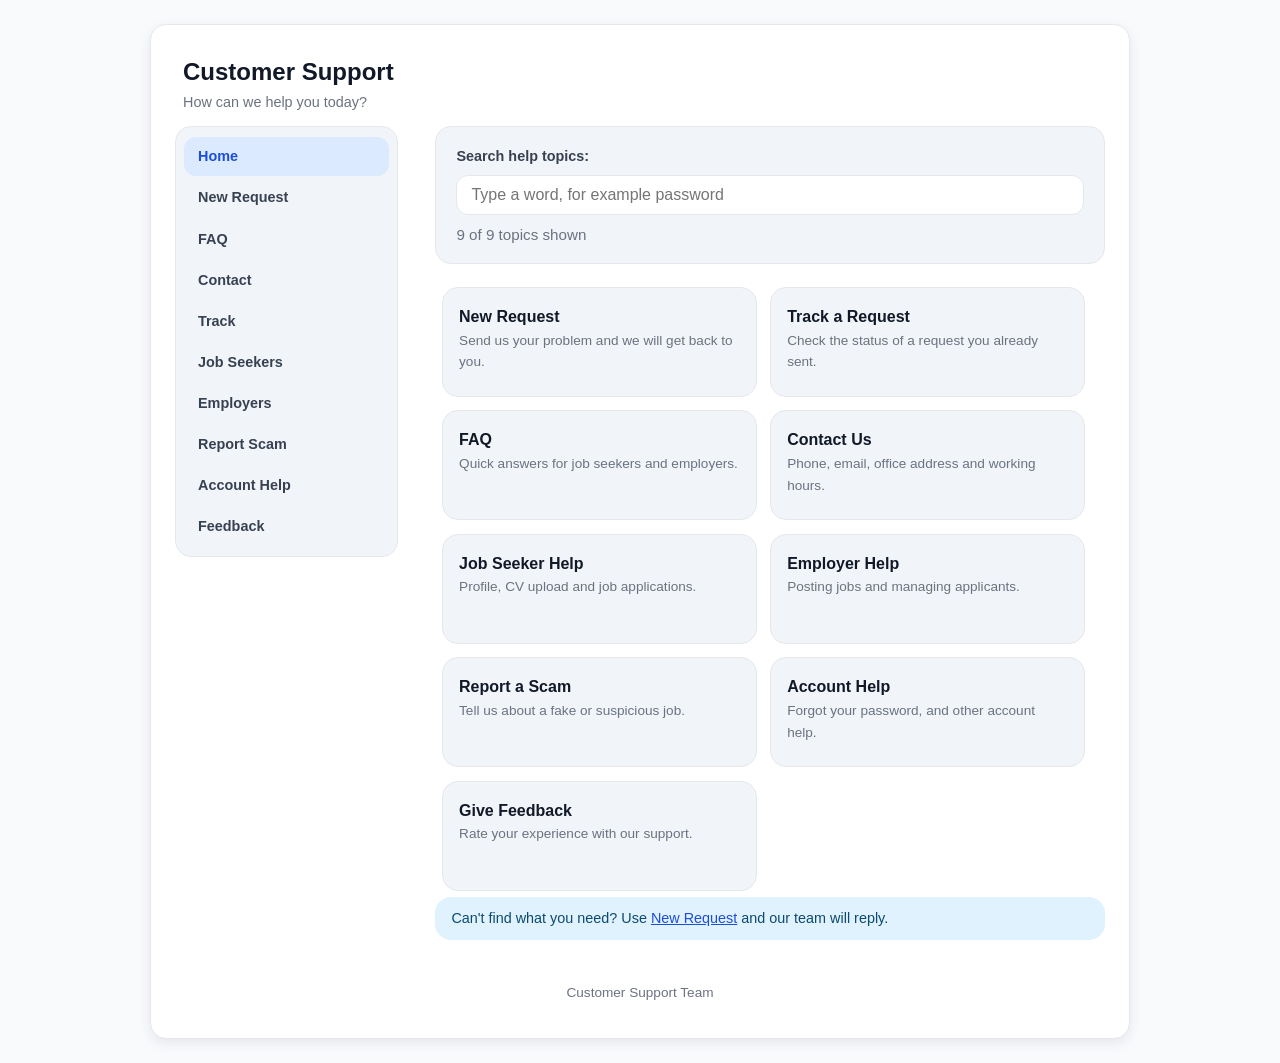
<file: customersupport/customer-support/index.html>
<!DOCTYPE html>
<html lang="en-US">
<head>
    <meta charset="UTF-8">
    <title>Customer Support</title>
    <link rel="stylesheet" type="text/css" href="css/index.css">
</head>
<body>
    <div class="container">

        <div class="header">
            <h1>Customer Support</h1>
            <p>How can we help you today?</p>
        </div>

        <div class="layout">

            <div class="sidebar">
            <a href="index.html" class="active">Home</a>
            <a href="request.html">New Request</a>
            <a href="faq.html">FAQ</a>
            <a href="contact.html">Contact</a>
            <a href="track.html">Track</a>
            <a href="seekers.html">Job Seekers</a>
            <a href="employers.html">Employers</a>
            <a href="report.html">Report Scam</a>
            <a href="account.html">Account Help</a>
            <a href="feedback.html">Feedback</a>
        </div>

        <div class="content">

            <div class="panel">
                <label for="search">Search help topics:</label>
                <input type="text" id="search" name="search" placeholder="Type a word, for example password">
                <p class="count" id="count">9 of 9 topics shown</p>
            </div>

            <div class="cards">
                <a class="card" id="card1" href="request.html">
                    <h3>New Request</h3>
                    <p>Send us your problem and we will get back to you.</p>
                </a>
                <a class="card" id="card2" href="track.html">
                    <h3>Track a Request</h3>
                    <p>Check the status of a request you already sent.</p>
                </a>
                <a class="card" id="card3" href="faq.html">
                    <h3>FAQ</h3>
                    <p>Quick answers for job seekers and employers.</p>
                </a>
                <a class="card" id="card4" href="contact.html">
                    <h3>Contact Us</h3>
                    <p>Phone, email, office address and working hours.</p>
                </a>
                <a class="card" id="card5" href="seekers.html">
                    <h3>Job Seeker Help</h3>
                    <p>Profile, CV upload and job applications.</p>
                </a>
                <a class="card" id="card6" href="employers.html">
                    <h3>Employer Help</h3>
                    <p>Posting jobs and managing applicants.</p>
                </a>
                <a class="card" id="card7" href="report.html">
                    <h3>Report a Scam</h3>
                    <p>Tell us about a fake or suspicious job.</p>
                </a>
                <a class="card" id="card8" href="account.html">
                    <h3>Account Help</h3>
                    <p>Forgot your password, and other account help.</p>
                </a>
                <a class="card" id="card9" href="feedback.html">
                    <h3>Give Feedback</h3>
                    <p>Rate your experience with our support.</p>
                </a>
            </div>

            <div class="notice">
                Can't find what you need? Use <a href="request.html">New Request</a> and our team will reply.
            </div>

        </div>

        </div>

        <div class="footer">
            <p>Customer Support Team</p>
        </div>

    </div>

    <script src="js/index.js"></script>
</body>
</html>
</file>
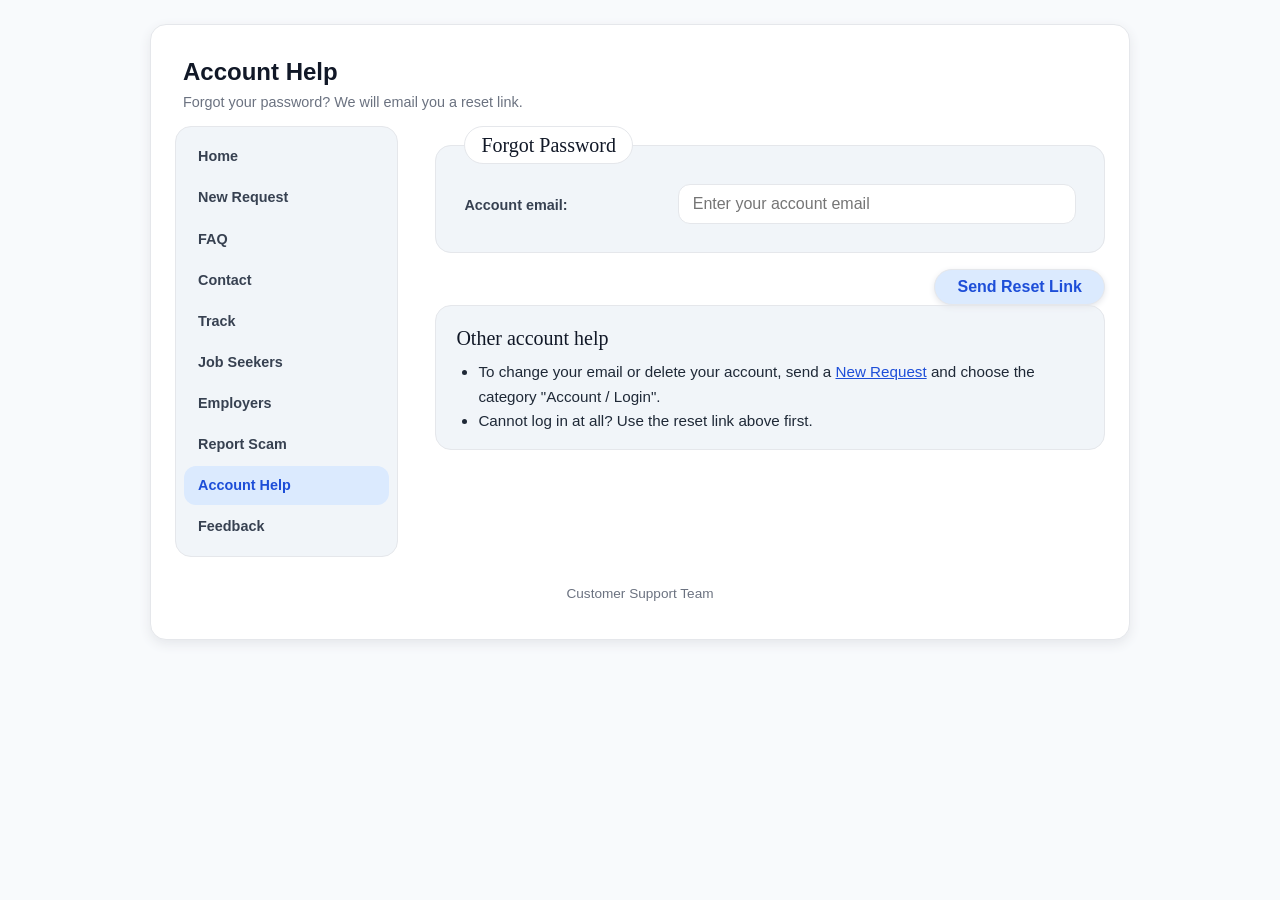
<file: customersupport/customer-support/account.html>
<!DOCTYPE html>
<html lang="en-US">
<head>
    <meta charset="UTF-8">
    <title>Account Help - Customer Support</title>
    <link rel="stylesheet" type="text/css" href="css/account.css">
</head>
<body>
    <div class="container">

        <div class="header">
            <h1>Account Help</h1>
            <p>Forgot your password? We will email you a reset link.</p>
        </div>

        <div class="layout">

            <div class="sidebar">
            <a href="index.html">Home</a>
            <a href="request.html">New Request</a>
            <a href="faq.html">FAQ</a>
            <a href="contact.html">Contact</a>
            <a href="track.html">Track</a>
            <a href="seekers.html">Job Seekers</a>
            <a href="employers.html">Employers</a>
            <a href="report.html">Report Scam</a>
            <a href="account.html" class="active">Account Help</a>
            <a href="feedback.html">Feedback</a>
        </div>

        <div class="content">

            <form id="resetForm" method="post">
                <fieldset>
                    <legend>Forgot Password</legend>
                    <table>
                        <tr>
                            <td><label for="ResetEmail">Account email:</label></td>
                            <td>
                                <input type="email" id="ResetEmail" name="ResetEmail" placeholder="Enter your account email">
                                <span class="error" id="emailError"></span>
                            </td>
                        </tr>
                    </table>
                </fieldset>

                <div class="buttons">
                    <input type="button" class="btn primary" id="sendLink" value="Send Reset Link">
                </div>
            </form>

            <p class="result" id="result"></p>

            <div class="panel">
                <h2>Other account help</h2>
                <ul>
                    <li>To change your email or delete your account, send a <a href="request.html">New Request</a> and choose the category "Account / Login".</li>
                    <li>Cannot log in at all? Use the reset link above first.</li>
                </ul>
            </div>

        </div>

        </div>

        <div class="footer">
            <p>Customer Support Team</p>
        </div>

    </div>

    <script src="js/account.js"></script>
</body>
</html>
</file>
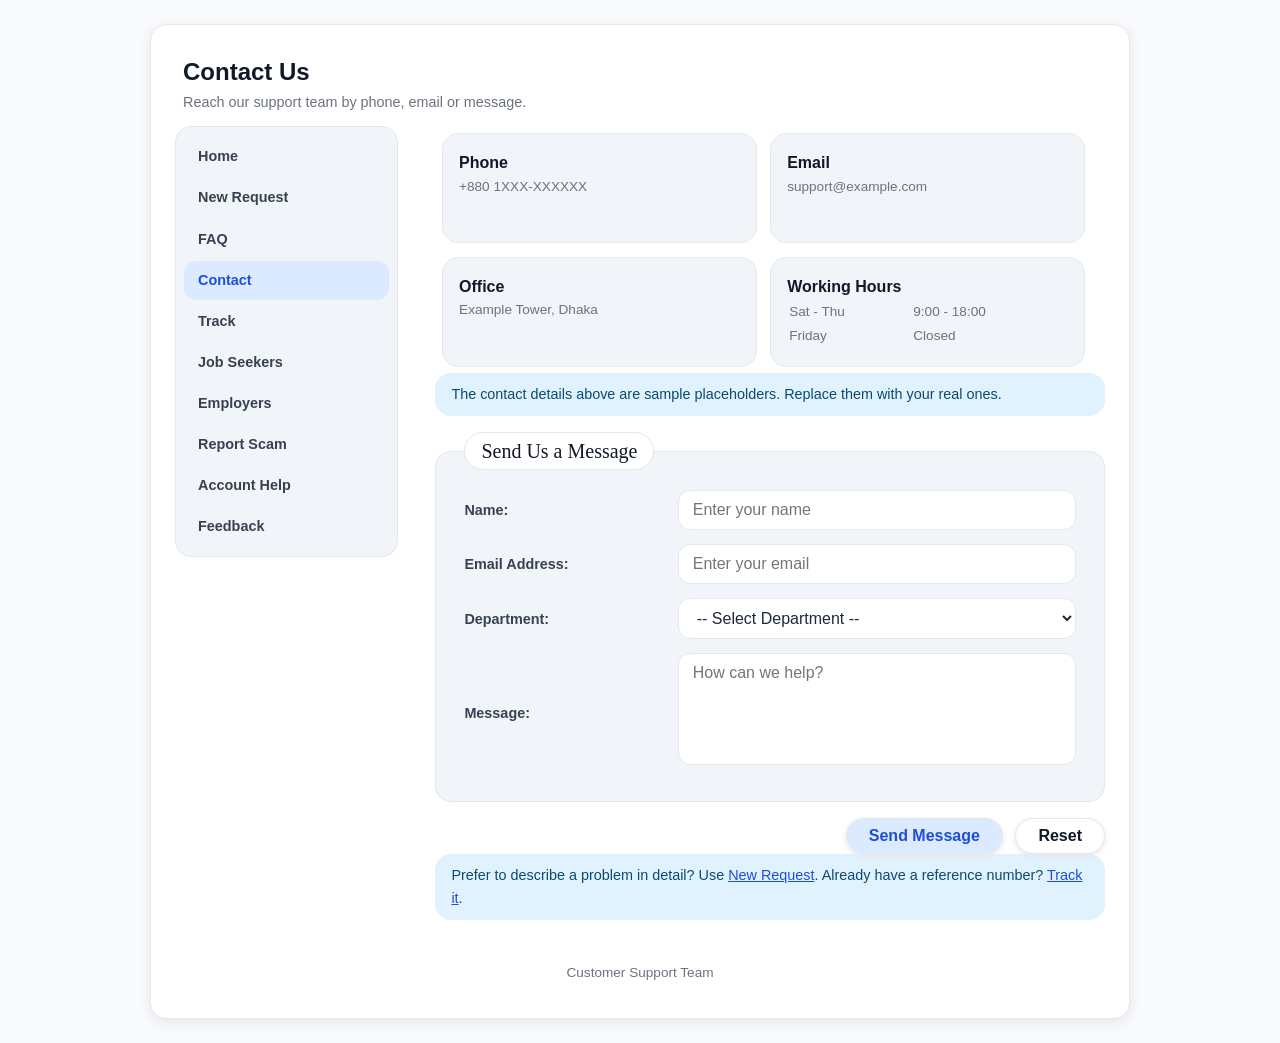
<file: customersupport/customer-support/contact.html>
<!DOCTYPE html>
<html lang="en-US">
<head>
    <meta charset="UTF-8">
    <title>Contact Us - Customer Support</title>
    <link rel="stylesheet" type="text/css" href="css/contact.css">
</head>
<body>
    <div class="container">

        <div class="header">
            <h1>Contact Us</h1>
            <p>Reach our support team by phone, email or message.</p>
        </div>

        <div class="layout">

            <div class="sidebar">
            <a href="index.html">Home</a>
            <a href="request.html">New Request</a>
            <a href="faq.html">FAQ</a>
            <a href="contact.html" class="active">Contact</a>
            <a href="track.html">Track</a>
            <a href="seekers.html">Job Seekers</a>
            <a href="employers.html">Employers</a>
            <a href="report.html">Report Scam</a>
            <a href="account.html">Account Help</a>
            <a href="feedback.html">Feedback</a>
        </div>

        <div class="content">

            <div class="cards">
                <div class="card">
                    <h3>Phone</h3>
                    <p>+880 1XXX-XXXXXX</p>
                </div>
                <div class="card">
                    <h3>Email</h3>
                    <p>support@example.com</p>
                </div>
                <div class="card">
                    <h3>Office</h3>
                    <p>Example Tower, Dhaka</p>
                </div>
                <div class="card">
                    <h3>Working Hours</h3>
                    <table class="hours">
                        <tr><td>Sat - Thu</td><td>9:00 - 18:00</td></tr>
                        <tr><td>Friday</td><td>Closed</td></tr>
                    </table>
                </div>
            </div>

            <div class="notice">The contact details above are sample placeholders. Replace them with your real ones.</div>

            <form id="contactForm" method="post">
                <fieldset>
                    <legend>Send Us a Message</legend>
                    <table>
                        <tr>
                            <td><label for="CName">Name:</label></td>
                            <td>
                                <input type="text" id="CName" name="CName" placeholder="Enter your name">
                                <span class="error" id="nameError"></span>
                            </td>
                        </tr>
                        <tr>
                            <td><label for="CEmail">Email Address:</label></td>
                            <td>
                                <input type="email" id="CEmail" name="CEmail" placeholder="Enter your email">
                                <span class="error" id="emailError"></span>
                            </td>
                        </tr>
                        <tr>
                            <td><label for="Dept">Department:</label></td>
                            <td>
                                <select id="Dept" name="Dept">
                                    <option value="Default">-- Select Department --</option>
                                    <option value="General Support">General Support</option>
                                    <option value="Technical Support">Technical Support</option>
                                    <option value="Billing">Billing</option>
                                </select>
                                <span class="error" id="deptError"></span>
                            </td>
                        </tr>
                        <tr>
                            <td><label for="Message">Message:</label></td>
                            <td>
                                <textarea id="Message" name="Message" rows="5" cols="20" style="resize:none" placeholder="How can we help?"></textarea>
                                <span class="error" id="messageError"></span>
                            </td>
                        </tr>
                    </table>
                </fieldset>

                <div class="buttons">
                    <input type="button" class="btn primary" id="send" value="Send Message">
                    <input type="reset" class="btn" id="reset" value="Reset">
                </div>
            </form>

            <p class="result" id="result"></p>

            <div class="notice">
                Prefer to describe a problem in detail? Use <a href="request.html">New Request</a>. Already have a reference number? <a href="track.html">Track it</a>.
            </div>

        </div>

        </div>

        <div class="footer">
            <p>Customer Support Team</p>
        </div>

    </div>

    <script src="js/contact.js"></script>
</body>
</html>
</file>
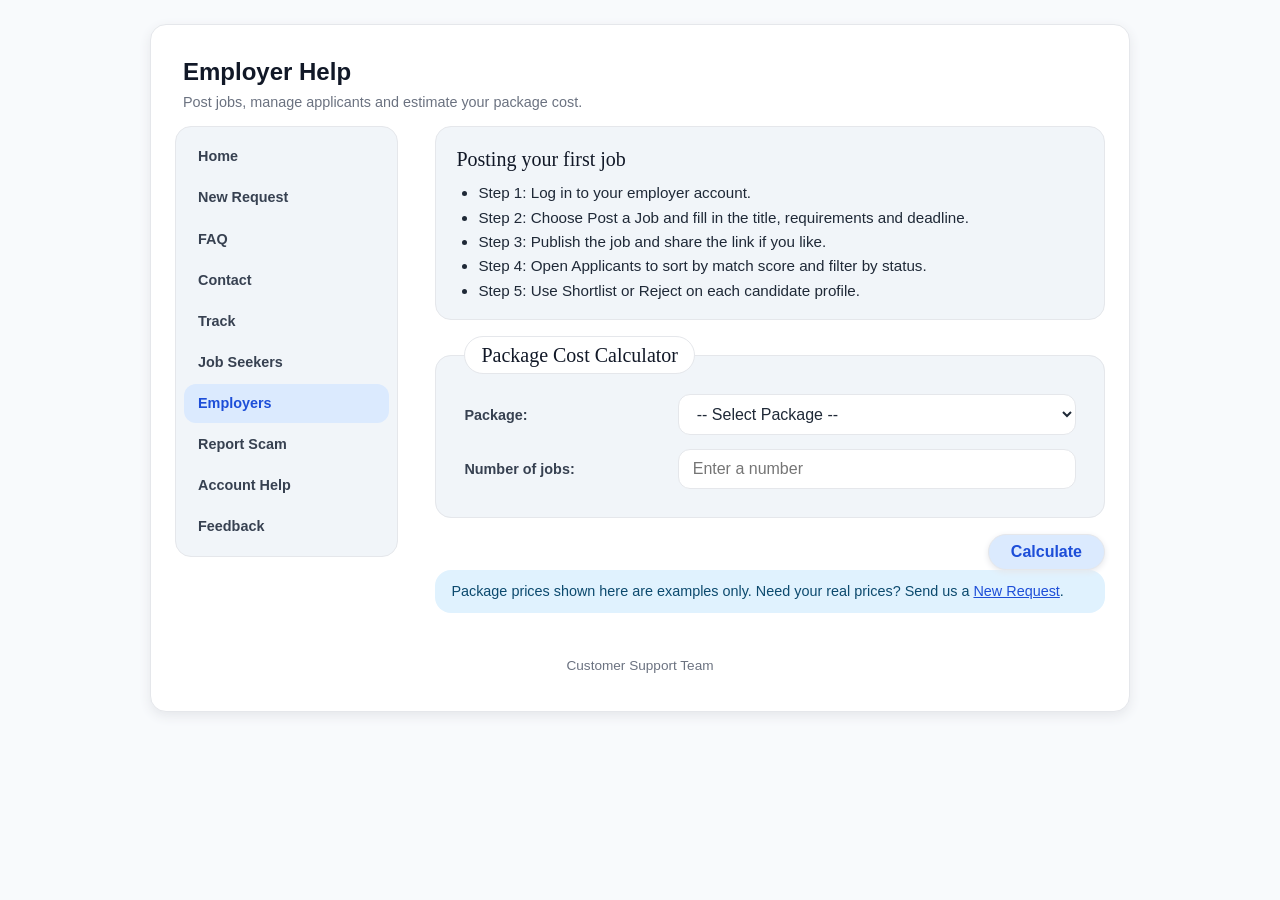
<file: customersupport/customer-support/employers.html>
<!DOCTYPE html>
<html lang="en-US">
<head>
    <meta charset="UTF-8">
    <title>Employer Help - Customer Support</title>
    <link rel="stylesheet" type="text/css" href="css/employers.css">
</head>
<body>
    <div class="container">

        <div class="header">
            <h1>Employer Help</h1>
            <p>Post jobs, manage applicants and estimate your package cost.</p>
        </div>

        <div class="layout">

            <div class="sidebar">
            <a href="index.html">Home</a>
            <a href="request.html">New Request</a>
            <a href="faq.html">FAQ</a>
            <a href="contact.html">Contact</a>
            <a href="track.html">Track</a>
            <a href="seekers.html">Job Seekers</a>
            <a href="employers.html" class="active">Employers</a>
            <a href="report.html">Report Scam</a>
            <a href="account.html">Account Help</a>
            <a href="feedback.html">Feedback</a>
        </div>

        <div class="content">

            <div class="panel">
                <h2>Posting your first job</h2>
                <ul>
                    <li>Step 1: Log in to your employer account.</li>
                    <li>Step 2: Choose Post a Job and fill in the title, requirements and deadline.</li>
                    <li>Step 3: Publish the job and share the link if you like.</li>
                    <li>Step 4: Open Applicants to sort by match score and filter by status.</li>
                    <li>Step 5: Use Shortlist or Reject on each candidate profile.</li>
                </ul>
            </div>

            <form id="calcForm" method="post">
                <fieldset>
                    <legend>Package Cost Calculator</legend>
                    <table>
                        <tr>
                            <td><label for="Package">Package:</label></td>
                            <td>
                                <select id="Package" name="Package">
                                    <option value="Default">-- Select Package --</option>
                                    <option value="1000">Basic: 1000 per job</option>
                                    <option value="2500">Standard: 2500 per job</option>
                                    <option value="5000">Premium: 5000 per job</option>
                                </select>
                                <span class="error" id="packageError"></span>
                            </td>
                        </tr>
                        <tr>
                            <td><label for="Jobs">Number of jobs:</label></td>
                            <td>
                                <input type="number" id="Jobs" name="Jobs" placeholder="Enter a number">
                                <span class="error" id="jobsError"></span>
                            </td>
                        </tr>
                    </table>
                </fieldset>

                <div class="buttons">
                    <input type="button" class="btn primary" id="calcBtn" value="Calculate">
                </div>
            </form>

            <p class="result" id="result"></p>

            <div class="notice">
                Package prices shown here are examples only. Need your real prices? Send us a <a href="request.html">New Request</a>.
            </div>

        </div>

        </div>

        <div class="footer">
            <p>Customer Support Team</p>
        </div>

    </div>

    <script src="js/employers.js"></script>
</body>
</html>
</file>
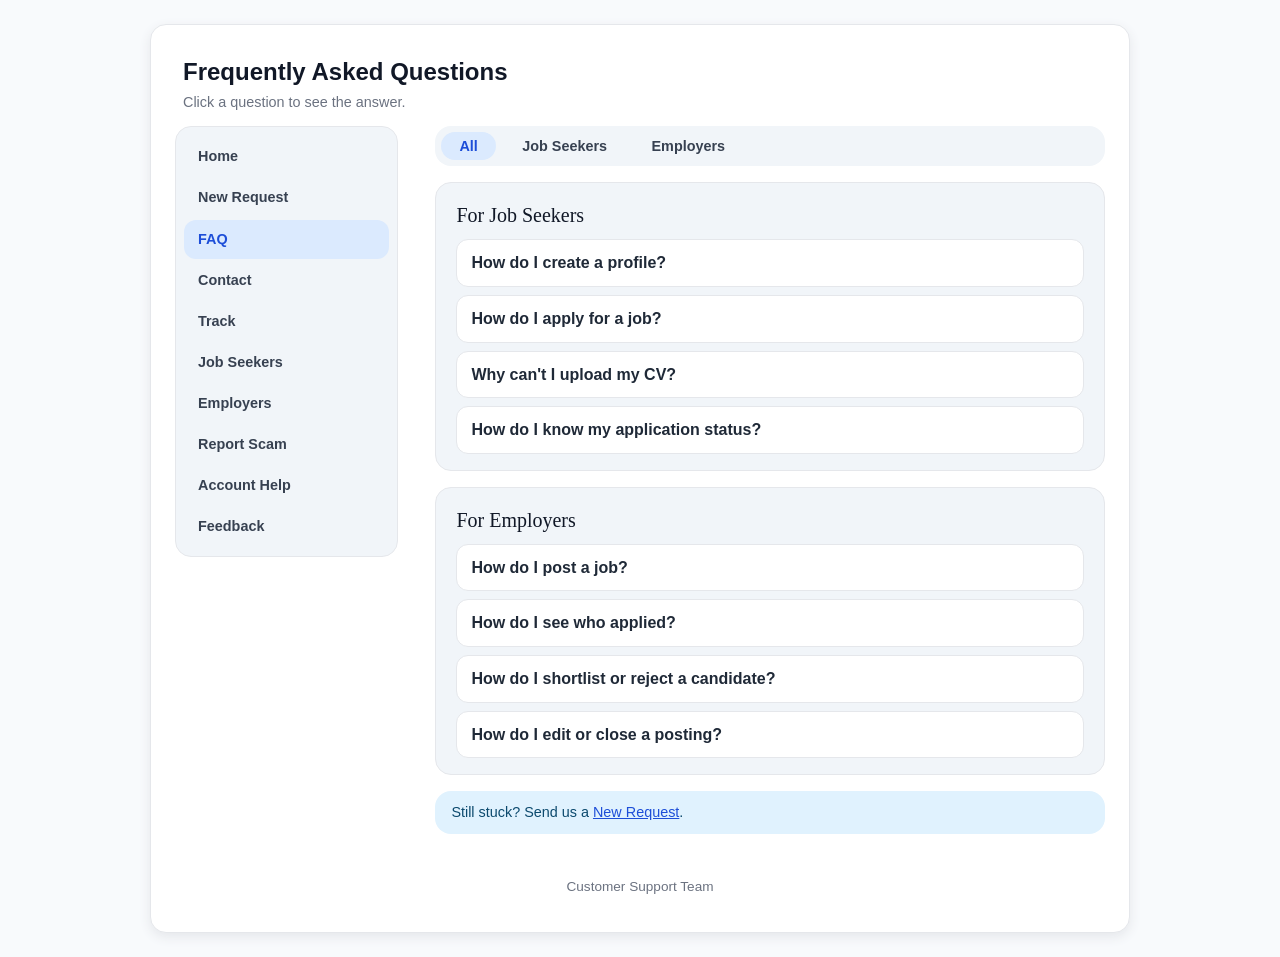
<file: customersupport/customer-support/faq.html>
<!DOCTYPE html>
<html lang="en-US">
<head>
    <meta charset="UTF-8">
    <title>Frequently Asked Questions - Customer Support</title>
    <link rel="stylesheet" type="text/css" href="css/faq.css">
</head>
<body>
    <div class="container">

        <div class="header">
            <h1>Frequently Asked Questions</h1>
            <p>Click a question to see the answer.</p>
        </div>

        <div class="layout">

            <div class="sidebar">
            <a href="index.html">Home</a>
            <a href="request.html">New Request</a>
            <a href="faq.html" class="active">FAQ</a>
            <a href="contact.html">Contact</a>
            <a href="track.html">Track</a>
            <a href="seekers.html">Job Seekers</a>
            <a href="employers.html">Employers</a>
            <a href="report.html">Report Scam</a>
            <a href="account.html">Account Help</a>
            <a href="feedback.html">Feedback</a>
        </div>

        <div class="content">

            <div class="tabs">
                <input type="button" class="tab" id="tabAll" value="All">
                <input type="button" class="tab" id="tabSeeker" value="Job Seekers">
                <input type="button" class="tab" id="tabEmployer" value="Employers">
            </div>

            <div class="panel" id="seekerFaq">
                <h2>For Job Seekers</h2>
                <div class="item">
                    <div class="question" id="q1">How do I create a profile?</div>
                    <div class="answer" id="a1">Register with your email, verify it, then fill in your name, contact details, skills and experience. A complete profile gets noticed more often by employers.</div>
                </div>
                <div class="item">
                    <div class="question" id="q2">How do I apply for a job?</div>
                    <div class="answer" id="a2">Open the job, read the requirements and press Apply. Check that your CV is up to date first, because the employer sees what you submit.</div>
                </div>
                <div class="item">
                    <div class="question" id="q3">Why can't I upload my CV?</div>
                    <div class="answer" id="a3">Check that the file is in a supported format (PDF or Word) and try a smaller file. If it still fails, send us a request with a screenshot of the error.</div>
                </div>
                <div class="item">
                    <div class="question" id="q4">How do I know my application status?</div>
                    <div class="answer" id="a4">Open My Applications in your account. The status changes to Pending, Shortlisted or Rejected as the employer reviews it.</div>
                </div>
            </div>

            <div class="panel" id="employerFaq">
                <h2>For Employers</h2>
                <div class="item">
                    <div class="question" id="q5">How do I post a job?</div>
                    <div class="answer" id="a5">Log in to your employer account, choose Post a Job, fill in the title, requirements and deadline, then publish.</div>
                </div>
                <div class="item">
                    <div class="question" id="q6">How do I see who applied?</div>
                    <div class="answer" id="a6">Open your posting and choose Applicants. You can sort them by match score and filter by status.</div>
                </div>
                <div class="item">
                    <div class="question" id="q7">How do I shortlist or reject a candidate?</div>
                    <div class="answer" id="a7">Open the candidate's profile and use the Shortlist or Reject button. The candidate's status updates straight away.</div>
                </div>
                <div class="item">
                    <div class="question" id="q8">How do I edit or close a posting?</div>
                    <div class="answer" id="a8">Open the posting from your dashboard. Edit the details, or close it when you have found the right person.</div>
                </div>
            </div>

            <div class="notice">
                Still stuck? Send us a <a href="request.html">New Request</a>.
            </div>

        </div>

        </div>

        <div class="footer">
            <p>Customer Support Team</p>
        </div>

    </div>

    <script src="js/faq.js"></script>
</body>
</html>
</file>
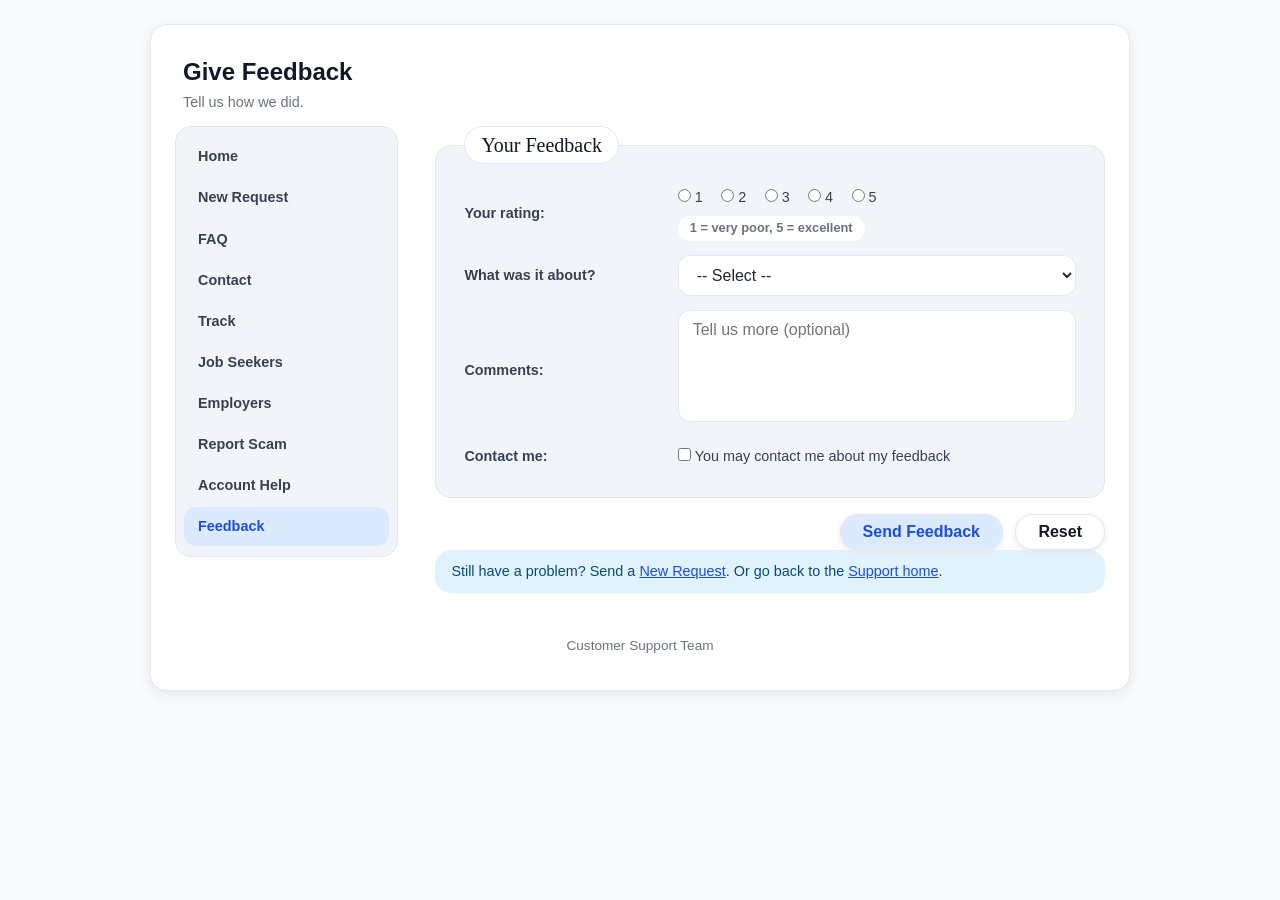
<file: customersupport/customer-support/feedback.html>
<!DOCTYPE html>
<html lang="en-US">
<head>
    <meta charset="UTF-8">
    <title>Give Feedback - Customer Support</title>
    <link rel="stylesheet" type="text/css" href="css/feedback.css">
</head>
<body>
    <div class="container">

        <div class="header">
            <h1>Give Feedback</h1>
            <p>Tell us how we did.</p>
        </div>

        <div class="layout">

            <div class="sidebar">
            <a href="index.html">Home</a>
            <a href="request.html">New Request</a>
            <a href="faq.html">FAQ</a>
            <a href="contact.html">Contact</a>
            <a href="track.html">Track</a>
            <a href="seekers.html">Job Seekers</a>
            <a href="employers.html">Employers</a>
            <a href="report.html">Report Scam</a>
            <a href="account.html">Account Help</a>
            <a href="feedback.html" class="active">Feedback</a>
        </div>

        <div class="content">

            <form id="feedbackForm" method="post">
                <fieldset>
                    <legend>Your Feedback</legend>
                    <table>
                        <tr>
                            <td><label>Your rating:</label></td>
                            <td>
                                <input type="radio" id="R1" name="Rating" value="1"><label class="opt" for="R1">1</label>
                                <input type="radio" id="R2" name="Rating" value="2"><label class="opt" for="R2">2</label>
                                <input type="radio" id="R3" name="Rating" value="3"><label class="opt" for="R3">3</label>
                                <input type="radio" id="R4" name="Rating" value="4"><label class="opt" for="R4">4</label>
                                <input type="radio" id="R5" name="Rating" value="5"><label class="opt" for="R5">5</label>
                                <br><span class="counter">1 = very poor, 5 = excellent</span>
                                <span class="error" id="ratingError"></span>
                            </td>
                        </tr>
                        <tr>
                            <td><label for="About">What was it about?</label></td>
                            <td>
                                <select id="About" name="About">
                                    <option value="Default">-- Select --</option>
                                    <option value="A support request">A support request</option>
                                    <option value="The website">The website</option>
                                    <option value="A job application">A job application</option>
                                    <option value="Something else">Something else</option>
                                </select>
                                <span class="error" id="aboutError"></span>
                            </td>
                        </tr>
                        <tr>
                            <td><label for="Comments">Comments:</label></td>
                            <td>
                                <textarea id="Comments" name="Comments" rows="5" cols="20" style="resize:none" placeholder="Tell us more (optional)"></textarea>
                            </td>
                        </tr>
                        <tr>
                            <td><label>Contact me:</label></td>
                            <td>
                                <input type="checkbox" id="MayContact" name="MayContact" value="Yes"><label class="opt" for="MayContact">You may contact me about my feedback</label>
                            </td>
                        </tr>
                    </table>
                </fieldset>

                <div class="buttons">
                    <input type="button" class="btn primary" id="submit" value="Send Feedback">
                    <input type="reset" class="btn" id="reset" value="Reset">
                </div>
            </form>

            <p class="result" id="result"></p>

            <div class="notice">
                Still have a problem? Send a <a href="request.html">New Request</a>. Or go back to the <a href="index.html">Support home</a>.
            </div>

        </div>

        </div>

        <div class="footer">
            <p>Customer Support Team</p>
        </div>

    </div>

    <script src="js/feedback.js"></script>
</body>
</html>
</file>
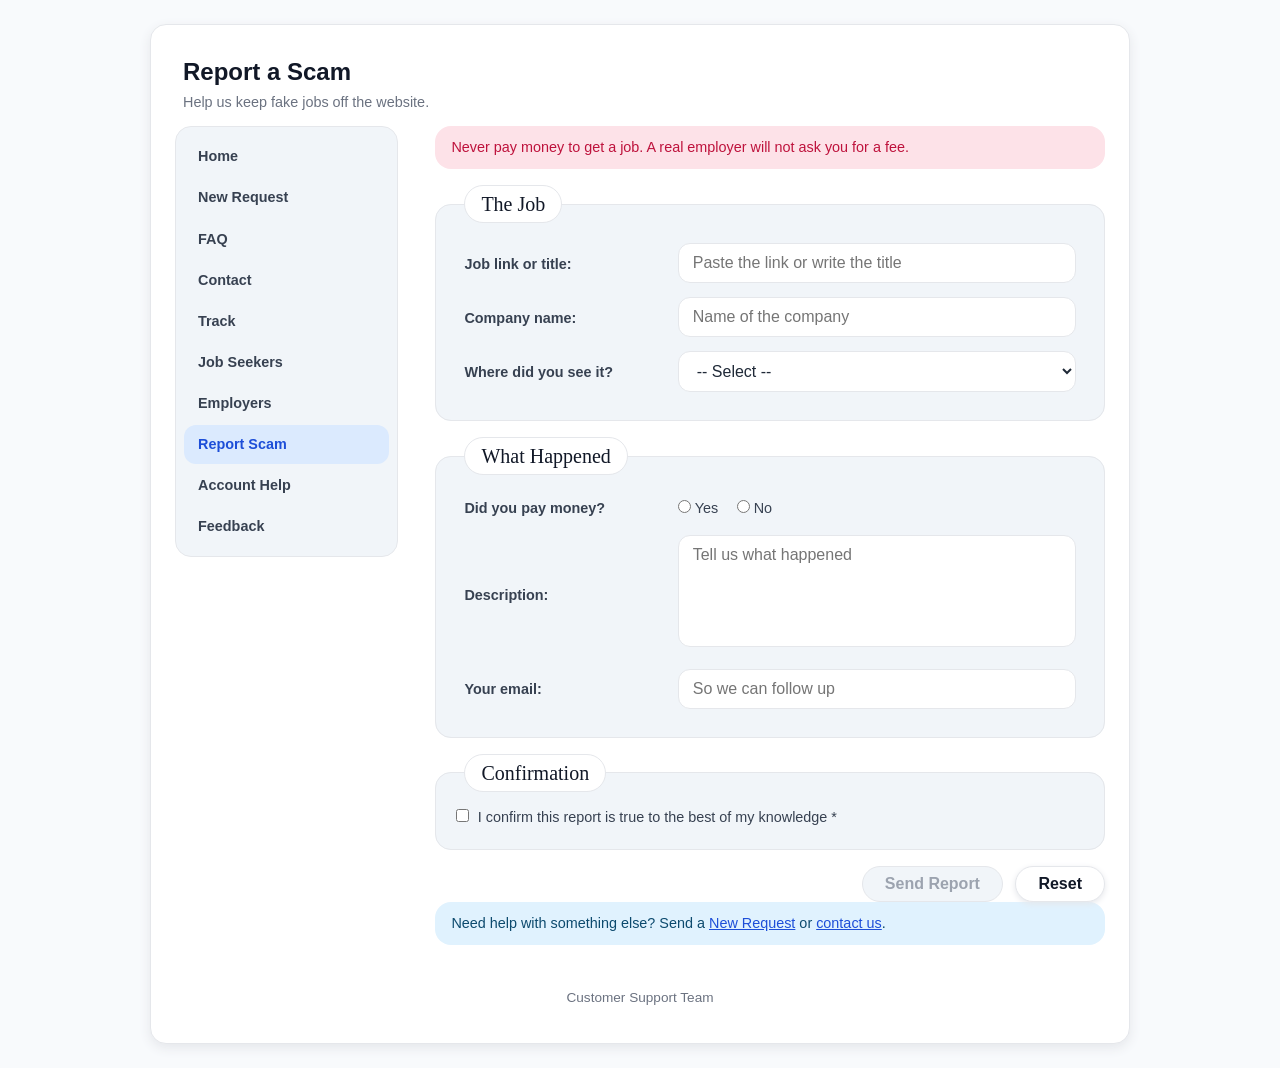
<file: customersupport/customer-support/report.html>
<!DOCTYPE html>
<html lang="en-US">
<head>
    <meta charset="UTF-8">
    <title>Report a Scam - Customer Support</title>
    <link rel="stylesheet" type="text/css" href="css/report.css">
</head>
<body>
    <div class="container">

        <div class="header">
            <h1>Report a Scam</h1>
            <p>Help us keep fake jobs off the website.</p>
        </div>

        <div class="layout">

            <div class="sidebar">
            <a href="index.html">Home</a>
            <a href="request.html">New Request</a>
            <a href="faq.html">FAQ</a>
            <a href="contact.html">Contact</a>
            <a href="track.html">Track</a>
            <a href="seekers.html">Job Seekers</a>
            <a href="employers.html">Employers</a>
            <a href="report.html" class="active">Report Scam</a>
            <a href="account.html">Account Help</a>
            <a href="feedback.html">Feedback</a>
        </div>

        <div class="content">

            <div class="notice warning">
                Never pay money to get a job. A real employer will not ask you for a fee.
            </div>

            <form id="reportForm" method="post">
                <fieldset>
                    <legend>The Job</legend>
                    <table>
                        <tr>
                            <td><label for="JobInfo">Job link or title:</label></td>
                            <td>
                                <input type="text" id="JobInfo" name="JobInfo" placeholder="Paste the link or write the title">
                                <span class="error" id="jobError"></span>
                            </td>
                        </tr>
                        <tr>
                            <td><label for="Company">Company name:</label></td>
                            <td>
                                <input type="text" id="Company" name="Company" placeholder="Name of the company">
                                <span class="error" id="companyError"></span>
                            </td>
                        </tr>
                        <tr>
                            <td><label for="Source">Where did you see it?</label></td>
                            <td>
                                <select id="Source" name="Source">
                                    <option value="Default">-- Select --</option>
                                    <option value="Our website">Our website</option>
                                    <option value="Email">Email</option>
                                    <option value="Phone call or message">Phone call or message</option>
                                    <option value="Social media">Social media</option>
                                </select>
                                <span class="error" id="sourceError"></span>
                            </td>
                        </tr>
                    </table>
                </fieldset>

                <fieldset>
                    <legend>What Happened</legend>
                    <table>
                        <tr>
                            <td><label>Did you pay money?</label></td>
                            <td>
                                <input type="radio" id="PaidYes" name="Paid" value="Yes"><label class="opt" for="PaidYes">Yes</label>
                                <input type="radio" id="PaidNo" name="Paid" value="No"><label class="opt" for="PaidNo">No</label>
                                <span class="error" id="paidError"></span>
                                <div id="amountRow">
                                    <label for="Amount">Amount paid:</label>
                                    <input type="text" id="Amount" name="Amount" placeholder="For example 5000">
                                    <span class="error" id="amountError"></span>
                                </div>
                            </td>
                        </tr>
                        <tr>
                            <td><label for="Details">Description:</label></td>
                            <td>
                                <textarea id="Details" name="Details" rows="5" cols="20" style="resize:none" placeholder="Tell us what happened"></textarea>
                                <span class="error" id="detailsError"></span>
                            </td>
                        </tr>
                        <tr>
                            <td><label for="ReporterEmail">Your email:</label></td>
                            <td>
                                <input type="email" id="ReporterEmail" name="ReporterEmail" placeholder="So we can follow up">
                                <span class="error" id="emailError"></span>
                            </td>
                        </tr>
                    </table>
                </fieldset>

                <fieldset>
                    <legend>Confirmation</legend>
                    <input type="checkbox" id="Condition" name="Condition">
                    <label class="opt" for="Condition">I confirm this report is true to the best of my knowledge *</label>
                </fieldset>

                <div class="buttons">
                    <input type="button" class="btn primary" id="submit" value="Send Report" disabled>
                    <input type="reset" class="btn" id="reset" value="Reset">
                </div>
            </form>

            <p class="result" id="result"></p>

            <div class="notice">
                Need help with something else? Send a <a href="request.html">New Request</a> or <a href="contact.html">contact us</a>.
            </div>

        </div>

        </div>

        <div class="footer">
            <p>Customer Support Team</p>
        </div>

    </div>

    <script src="js/report.js"></script>
</body>
</html>
</file>
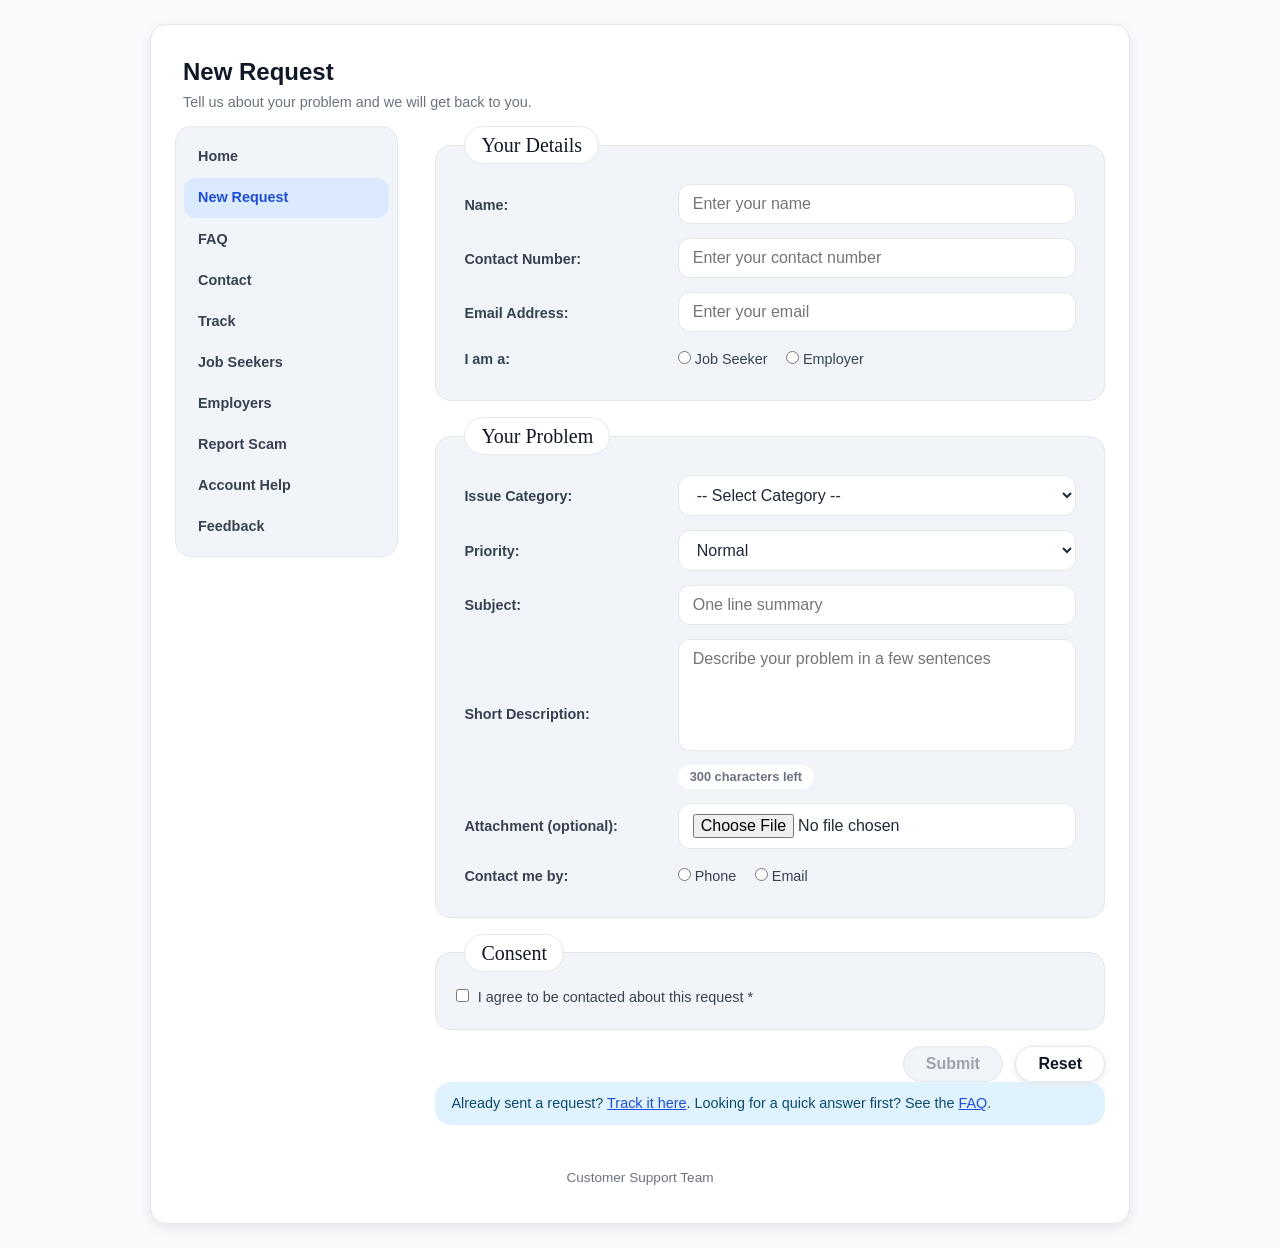
<file: customersupport/customer-support/request.html>
<!DOCTYPE html>
<html lang="en-US">
<head>
    <meta charset="UTF-8">
    <title>New Request - Customer Support</title>
    <link rel="stylesheet" type="text/css" href="css/request.css">
</head>
<body>
    <div class="container">

        <div class="header">
            <h1>New Request</h1>
            <p>Tell us about your problem and we will get back to you.</p>
        </div>

        <div class="layout">

            <div class="sidebar">
            <a href="index.html">Home</a>
            <a href="request.html" class="active">New Request</a>
            <a href="faq.html">FAQ</a>
            <a href="contact.html">Contact</a>
            <a href="track.html">Track</a>
            <a href="seekers.html">Job Seekers</a>
            <a href="employers.html">Employers</a>
            <a href="report.html">Report Scam</a>
            <a href="account.html">Account Help</a>
            <a href="feedback.html">Feedback</a>
        </div>

        <div class="content">

            <form id="supportForm" method="post">
                <fieldset>
                    <legend>Your Details</legend>
                    <table>
                        <tr>
                            <td><label for="CustomerName">Name:</label></td>
                            <td>
                                <input type="text" id="CustomerName" name="CustomerName" placeholder="Enter your name" required>
                                <span class="error" id="nameError"></span>
                            </td>
                        </tr>
                        <tr>
                            <td><label for="ContactNumber">Contact Number:</label></td>
                            <td>
                                <input type="text" id="ContactNumber" name="ContactNumber" placeholder="Enter your contact number" required>
                                <span class="error" id="phoneError"></span>
                            </td>
                        </tr>
                        <tr>
                            <td><label for="EmailAddress">Email Address:</label></td>
                            <td>
                                <input type="email" id="EmailAddress" name="EmailAddress" placeholder="Enter your email" required>
                                <span class="error" id="emailError"></span>
                            </td>
                        </tr>
                        <tr>
                            <td><label>I am a:</label></td>
                            <td>
                                <input type="radio" id="JobSeeker" name="UserType" value="Job Seeker"><label class="opt" for="JobSeeker">Job Seeker</label>
                                <input type="radio" id="Employer" name="UserType" value="Employer"><label class="opt" for="Employer">Employer</label>
                                <span class="error" id="userTypeError"></span>
                            </td>
                        </tr>
                    </table>
                </fieldset>

                <fieldset>
                    <legend>Your Problem</legend>
                    <table>
                        <tr>
                            <td><label for="Category">Issue Category:</label></td>
                            <td>
                                <select id="Category" name="Category">
                                    <option value="Default">-- Select Category --</option>
                                    <option value="Account / Login">Account / Login</option>
                                    <option value="Profile or CV Upload">Profile or CV Upload</option>
                                    <option value="Job Application Problem">Job Application Problem</option>
                                    <option value="Job Posting">Job Posting (employers)</option>
                                    <option value="Payment or Package">Payment or Package</option>
                                    <option value="Interview or Shortlisting">Interview or Shortlisting</option>
                                    <option value="Other">Other</option>
                                </select>
                                <span class="error" id="categoryError"></span>
                            </td>
                        </tr>
                        <tr>
                            <td><label for="Priority">Priority:</label></td>
                            <td>
                                <select id="Priority" name="Priority">
                                    <option value="Normal">Normal</option>
                                    <option value="Low">Low</option>
                                    <option value="Urgent">Urgent</option>
                                </select>
                            </td>
                        </tr>
                        <tr>
                            <td><label for="Subject">Subject:</label></td>
                            <td>
                                <input type="text" id="Subject" name="Subject" placeholder="One line summary" required>
                                <span class="error" id="subjectError"></span>
                            </td>
                        </tr>
                        <tr>
                            <td><label for="Problem">Short Description:</label></td>
                            <td>
                                <textarea id="Problem" name="Problem" rows="5" cols="20" style="resize:none" placeholder="Describe your problem in a few sentences" required></textarea>
                                <span class="counter" id="counter">300 characters left</span>
                                <span class="error" id="problemError"></span>
                            </td>
                        </tr>
                        <tr>
                            <td><label for="Attachment">Attachment (optional):</label></td>
                            <td>
                                <input type="file" id="Attachment" name="Attachment">
                            </td>
                        </tr>
                        <tr>
                            <td><label>Contact me by:</label></td>
                            <td>
                                <input type="radio" id="PrefPhone" name="ContactPref" value="Phone"><label class="opt" for="PrefPhone">Phone</label>
                                <input type="radio" id="PrefEmail" name="ContactPref" value="Email"><label class="opt" for="PrefEmail">Email</label>
                                <span class="error" id="prefError"></span>
                            </td>
                        </tr>
                    </table>
                </fieldset>

                <fieldset>
                    <legend>Consent</legend>
                    <input type="checkbox" id="Condition" name="Condition">
                    <label class="opt" for="Condition">I agree to be contacted about this request *</label>
                </fieldset>

                <div class="buttons">
                    <input type="button" class="btn primary" id="submit" value="Submit" disabled>
                    <input type="reset" class="btn" id="reset" value="Reset">
                </div>
            </form>

            <p class="result" id="result"></p>

            <div class="notice">
                Already sent a request? <a href="track.html">Track it here</a>. Looking for a quick answer first? See the <a href="faq.html">FAQ</a>.
            </div>

        </div>

        </div>

        <div class="footer">
            <p>Customer Support Team</p>
        </div>

    </div>

    <script src="js/request.js"></script>
</body>
</html>
</file>
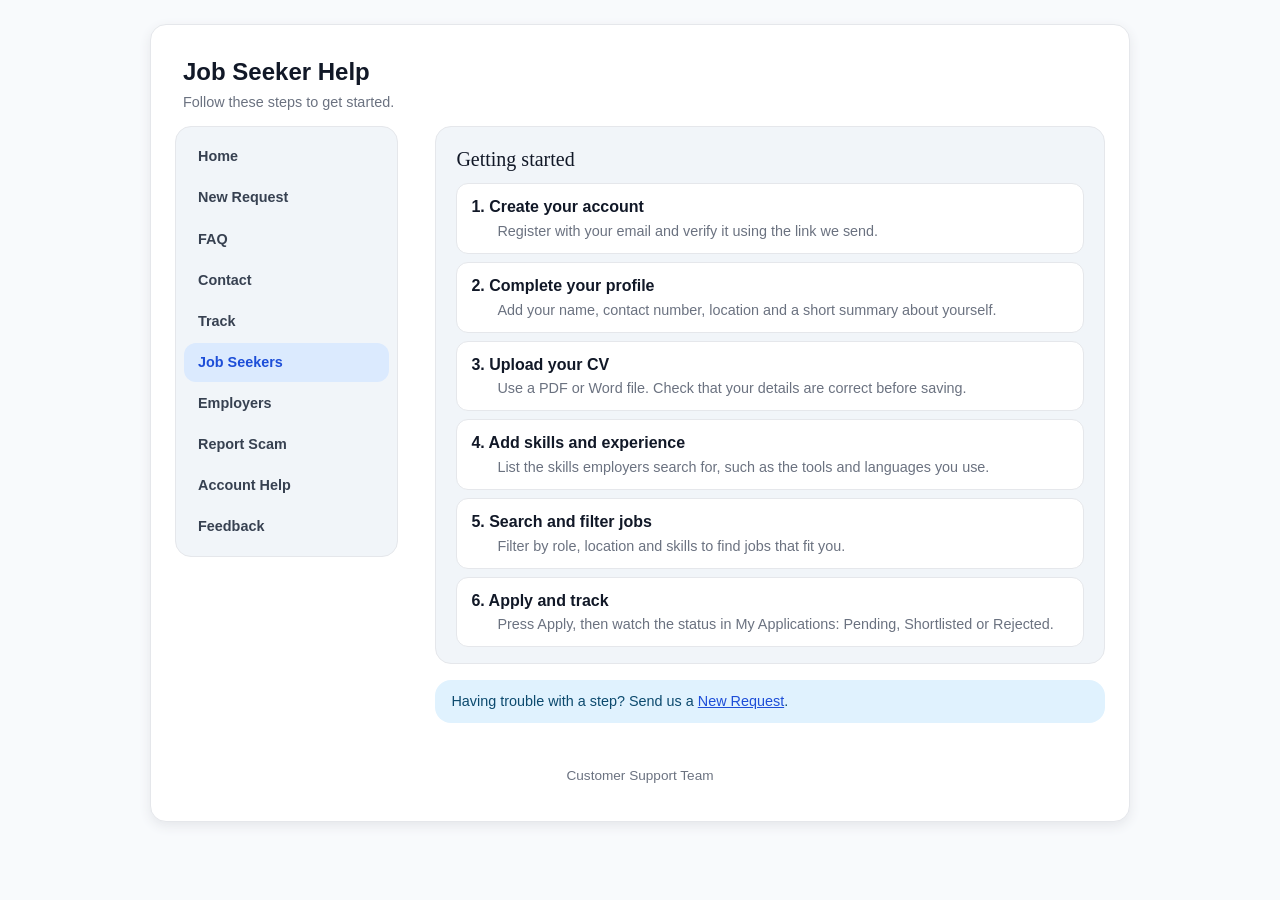
<file: customersupport/customer-support/seekers.html>
<!DOCTYPE html>
<html lang="en-US">
<head>
    <meta charset="UTF-8">
    <title>Job Seeker Help - Customer Support</title>
    <link rel="stylesheet" type="text/css" href="css/seekers.css">
</head>
<body>
    <div class="container">

        <div class="header">
            <h1>Job Seeker Help</h1>
            <p>Follow these steps to get started.</p>
        </div>

        <div class="layout">

            <div class="sidebar">
            <a href="index.html">Home</a>
            <a href="request.html">New Request</a>
            <a href="faq.html">FAQ</a>
            <a href="contact.html">Contact</a>
            <a href="track.html">Track</a>
            <a href="seekers.html" class="active">Job Seekers</a>
            <a href="employers.html">Employers</a>
            <a href="report.html">Report Scam</a>
            <a href="account.html">Account Help</a>
            <a href="feedback.html">Feedback</a>
        </div>

        <div class="content">

            <div class="panel">
                <h2>Getting started</h2>
                <div class="step">
                    <h3>1. Create your account</h3>
                    <p>Register with your email and verify it using the link we send.</p>
                </div>
                <div class="step">
                    <h3>2. Complete your profile</h3>
                    <p>Add your name, contact number, location and a short summary about yourself.</p>
                </div>
                <div class="step">
                    <h3>3. Upload your CV</h3>
                    <p>Use a PDF or Word file. Check that your details are correct before saving.</p>
                </div>
                <div class="step">
                    <h3>4. Add skills and experience</h3>
                    <p>List the skills employers search for, such as the tools and languages you use.</p>
                </div>
                <div class="step">
                    <h3>5. Search and filter jobs</h3>
                    <p>Filter by role, location and skills to find jobs that fit you.</p>
                </div>
                <div class="step">
                    <h3>6. Apply and track</h3>
                    <p>Press Apply, then watch the status in My Applications: Pending, Shortlisted or Rejected.</p>
                </div>
            </div>

            <div class="notice">
                Having trouble with a step? Send us a <a href="request.html">New Request</a>.
            </div>

        </div>

        </div>

        <div class="footer">
            <p>Customer Support Team</p>
        </div>

    </div>

</body>
</html>
</file>
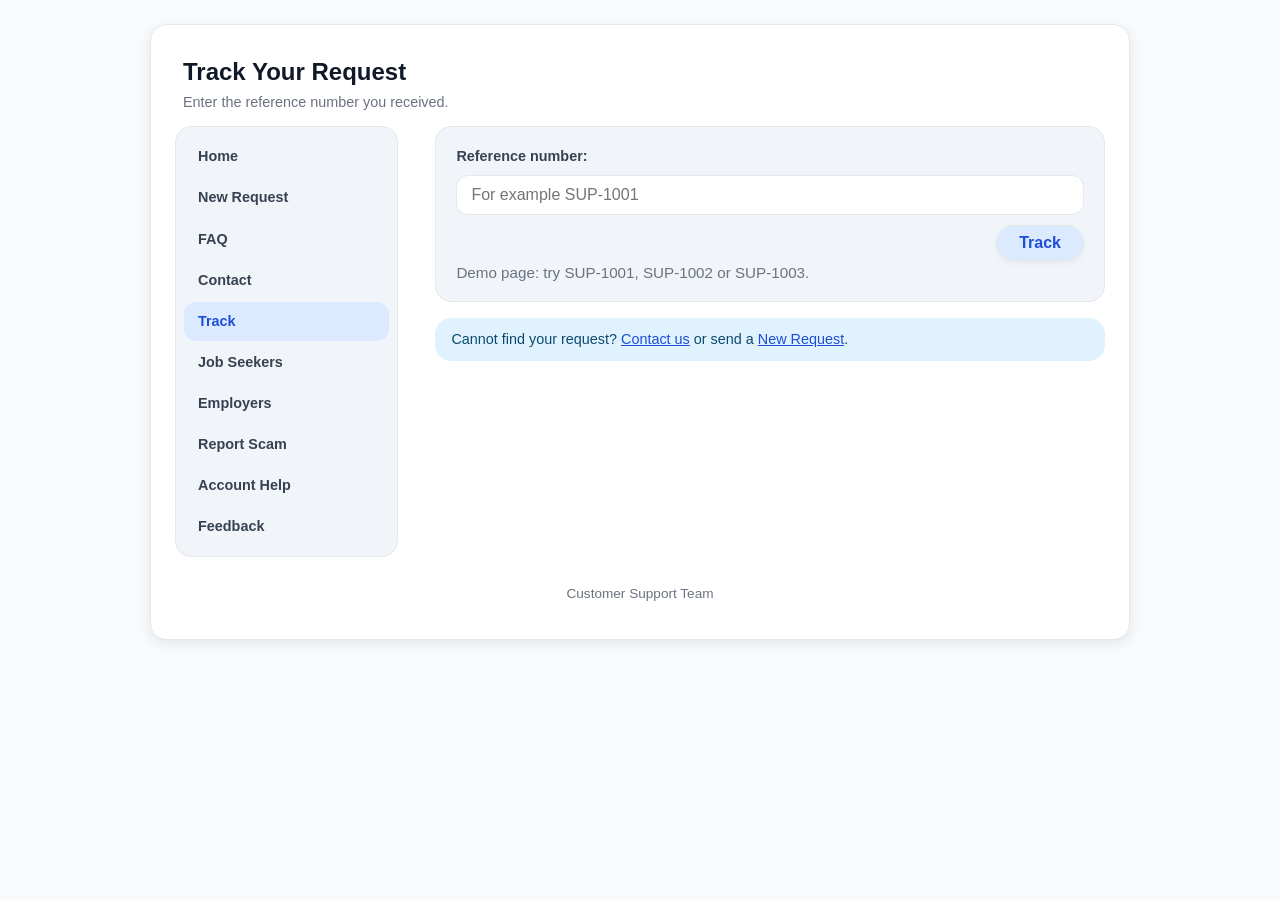
<file: customersupport/customer-support/track.html>
<!DOCTYPE html>
<html lang="en-US">
<head>
    <meta charset="UTF-8">
    <title>Track Your Request - Customer Support</title>
    <link rel="stylesheet" type="text/css" href="css/track.css">
</head>
<body>
    <div class="container">

        <div class="header">
            <h1>Track Your Request</h1>
            <p>Enter the reference number you received.</p>
        </div>

        <div class="layout">

            <div class="sidebar">
            <a href="index.html">Home</a>
            <a href="request.html">New Request</a>
            <a href="faq.html">FAQ</a>
            <a href="contact.html">Contact</a>
            <a href="track.html" class="active">Track</a>
            <a href="seekers.html">Job Seekers</a>
            <a href="employers.html">Employers</a>
            <a href="report.html">Report Scam</a>
            <a href="account.html">Account Help</a>
            <a href="feedback.html">Feedback</a>
        </div>

        <div class="content">

            <div class="panel">
                <label for="RefNumber">Reference number:</label>
                <input type="text" id="RefNumber" name="RefNumber" placeholder="For example SUP-1001">
                <span class="error" id="refError"></span>
                <div class="buttons">
                    <input type="button" class="btn primary" id="trackBtn" value="Track">
                </div>
                <p class="hint">Demo page: try SUP-1001, SUP-1002 or SUP-1003.</p>
            </div>

            <div class="panel" id="resultPanel">
                <h2 id="resSubject"></h2>
                <p><span class="pill" id="resStatus"></span></p>
                <p id="resNote"></p>
            </div>

            <div class="notice">
                Cannot find your request? <a href="contact.html">Contact us</a> or send a <a href="request.html">New Request</a>.
            </div>

        </div>

        </div>

        <div class="footer">
            <p>Customer Support Team</p>
        </div>

    </div>

    <script src="js/track.js"></script>
</body>
</html>
</file>
<file: customersupport/customer-support/css/index.css>
* {
  margin: 0;
  box-sizing: border-box;
}

body {
  background-color: #F8FAFC;
  font-family: "Segoe UI", Arial, sans-serif;
  font-size: 16px;
  line-height: 1.6;
  color: #1F2937;
}

.container {
  max-width: 980px;
  margin: 24px auto;
  padding: 24px;
  background-color: white;
  border: 1px solid #E5E7EB;
  border-radius: 16px;
  box-shadow: 0 4px 12px #E5E7EB;
}

.header {
  padding: 4px 8px 12px 8px;
}

.header h1 {
  font-size: 1.5rem;
  color: #111827;
}

.header p {
  font-size: 0.9rem;
  color: #6B7280;
}

.sidebar {
  float: left;
  width: 24%;
  position: sticky;
  top: 16px;
  background-color: #F1F5F9;
  border: 1px solid #E5E7EB;
  border-radius: 16px;
  padding: 8px;
}

.sidebar a {
  display: block;
  padding: 8px 14px;
  margin: 2px 0;
  border-radius: 12px;
  color: #374151;
  text-decoration: none;
  font-size: 0.9rem;
  font-weight: bold;
  transition: background 0.3s;
}

.sidebar a:hover {
  background-color: white;
}

.sidebar a.active {
  background-color: #DBEAFE;
  color: #1D4ED8;
}

.content {
  float: left;
  width: 72%;
  margin: 0 0 0 4%;
}

.layout::after {
  content: "";
  display: table;
  clear: both;
}

.footer {
  text-align: center;
  font-size: 0.85rem;
  color: #6B7280;
  padding: 10px;
  margin: 16px 0 0 0;
}

.panel {
  background-color: #F1F5F9;
  border: 1px solid #E5E7EB;
  border-radius: 16px;
  padding: 16px 20px;
  margin: 0 0 16px 0;
}

.panel h2 {
  font-family: Georgia, "Times New Roman", serif;
  font-size: 1.25rem;
  font-weight: normal;
  color: #111827;
  margin: 0 0 6px 0;
}

.panel p, .panel li {
  font-size: 0.95rem;
}

.panel ul {
  padding: 0 0 0 22px;
}

.notice {
  background-color: #E0F2FE;
  border-radius: 16px;
  padding: 10px 16px;
  margin: 0 0 16px 0;
  font-size: 0.9rem;
  color: #0C4A6E;
}

.warning {
  background-color: #FDE2E8;
  color: #BE123C;
}

a {
  color: #1D4ED8;
}

.pill {
  display: inline-block;
  padding: 2px 12px;
  border-radius: 999px;
  font-size: 0.8rem;
  font-weight: bold;
  background-color: #E5E7EB;
  color: #374151;
}

input {
  width: 100%;
  padding: 10px 14px;
  margin: 6px 0 0 0;
  background-color: white;
  border: 1px solid #E5E7EB;
  border-radius: 12px;
  font-size: 1rem;
  transition: background 0.3s, border-color 0.3s;
}

input:hover {
  border-color: #5CCBE6;
}

input:focus {
  background-color: #E0F2FE;
  border-color: #5CCBE6;
  outline: 2px solid #5CCBE6;
}

label {
  font-size: 0.9rem;
  font-weight: bold;
  color: #374151;
}

.count {
  margin: 8px 0 0 0;
  font-size: 0.85rem;
  color: #6B7280;
}

.card {
  float: left;
  width: 47%;
  height: 110px;
  overflow: auto;
  margin: 1%;
  padding: 16px;
  background-color: #F1F5F9;
  border: 1px solid #E5E7EB;
  border-radius: 16px;
  color: #1F2937;
  text-decoration: none;
  transition: background 0.3s, border-color 0.3s;
}

.card h3 {
  font-size: 1rem;
  color: #111827;
}

.card p {
  font-size: 0.85rem;
  color: #6B7280;
}

.card:hover {
  background-color: #E0F2FE;
  border-color: #5CCBE6;
}

.cards::after {
  content: "";
  display: table;
  clear: both;
}
</file>
<file: customersupport/customer-support/css/account.css>
* {
  margin: 0;
  box-sizing: border-box;
}

body {
  background-color: #F8FAFC;
  font-family: "Segoe UI", Arial, sans-serif;
  font-size: 16px;
  line-height: 1.6;
  color: #1F2937;
}

.container {
  max-width: 980px;
  margin: 24px auto;
  padding: 24px;
  background-color: white;
  border: 1px solid #E5E7EB;
  border-radius: 16px;
  box-shadow: 0 4px 12px #E5E7EB;
}

.header {
  padding: 4px 8px 12px 8px;
}

.header h1 {
  font-size: 1.5rem;
  color: #111827;
}

.header p {
  font-size: 0.9rem;
  color: #6B7280;
}

.sidebar {
  float: left;
  width: 24%;
  position: sticky;
  top: 16px;
  background-color: #F1F5F9;
  border: 1px solid #E5E7EB;
  border-radius: 16px;
  padding: 8px;
}

.sidebar a {
  display: block;
  padding: 8px 14px;
  margin: 2px 0;
  border-radius: 12px;
  color: #374151;
  text-decoration: none;
  font-size: 0.9rem;
  font-weight: bold;
  transition: background 0.3s;
}

.sidebar a:hover {
  background-color: white;
}

.sidebar a.active {
  background-color: #DBEAFE;
  color: #1D4ED8;
}

.content {
  float: left;
  width: 72%;
  margin: 0 0 0 4%;
}

.layout::after {
  content: "";
  display: table;
  clear: both;
}

.footer {
  text-align: center;
  font-size: 0.85rem;
  color: #6B7280;
  padding: 10px;
  margin: 16px 0 0 0;
}

.panel {
  background-color: #F1F5F9;
  border: 1px solid #E5E7EB;
  border-radius: 16px;
  padding: 16px 20px;
  margin: 0 0 16px 0;
}

.panel h2 {
  font-family: Georgia, "Times New Roman", serif;
  font-size: 1.25rem;
  font-weight: normal;
  color: #111827;
  margin: 0 0 6px 0;
}

.panel p, .panel li {
  font-size: 0.95rem;
}

.panel ul {
  padding: 0 0 0 22px;
}

.notice {
  background-color: #E0F2FE;
  border-radius: 16px;
  padding: 10px 16px;
  margin: 0 0 16px 0;
  font-size: 0.9rem;
  color: #0C4A6E;
}

.warning {
  background-color: #FDE2E8;
  color: #BE123C;
}

a {
  color: #1D4ED8;
}

.pill {
  display: inline-block;
  padding: 2px 12px;
  border-radius: 999px;
  font-size: 0.8rem;
  font-weight: bold;
  background-color: #E5E7EB;
  color: #374151;
}

form {
  margin: 0 0 0 0;
}

fieldset {
  background-color: #F1F5F9;
  border: 1px solid #E5E7EB;
  border-radius: 16px;
  padding: 12px 20px 20px 20px;
  margin: 0 0 16px 0;
}

legend {
  font-family: Georgia, "Times New Roman", serif;
  font-size: 1.25rem;
  color: #111827;
  background-color: white;
  border: 1px solid #E5E7EB;
  border-radius: 999px;
  padding: 2px 16px;
  margin-left: 8px;
}

table {
  width: 100%;
}

td {
  padding: 6px;
}

td:first-child {
  width: 34%;
}

label {
  font-size: 0.9rem;
  font-weight: bold;
  color: #374151;
}

input, textarea, select {
  width: 100%;
  padding: 10px 14px;
  background-color: white;
  border: 1px solid #E5E7EB;
  border-radius: 12px;
  font-family: "Segoe UI", Arial, sans-serif;
  font-size: 1rem;
  color: #1F2937;
  transition: background 0.3s, border-color 0.3s;
}

input[type="radio"], input[type="checkbox"] {
  width: auto;
  padding: 0;
  margin: 0 4px 0 0;
}

label.opt {
  font-weight: normal;
  margin: 0 14px 0 0;
}

input:hover, textarea:hover, select:hover {
  border-color: #5CCBE6;
}

input:focus, textarea:focus, select:focus {
  background-color: #E0F2FE;
  border-color: #5CCBE6;
  outline: 2px solid #5CCBE6;
}

.error {
  display: none;
  margin: 6px 0 0 0;
  padding: 2px 12px;
  background-color: #FDE2E8;
  color: #BE123C;
  border-radius: 999px;
  font-size: 0.8rem;
  font-weight: bold;
}

.counter {
  display: inline-block;
  margin: 6px 0 0 0;
  padding: 2px 12px;
  background-color: white;
  border-radius: 999px;
  font-size: 0.8rem;
  font-weight: bold;
  color: #6B7280;
}

.buttons {
  text-align: right;
}

.btn {
  display: inline-block;
  width: auto;
  padding: 8px 22px;
  margin-left: 8px;
  border: 1px solid #E5E7EB;
  border-radius: 999px;
  background-color: white;
  color: #111827;
  font-weight: bold;
  box-shadow: 0 2px 6px #E5E7EB;
  transition: background 0.3s;
}

.btn:hover {
  background-color: #F1F5F9;
}

.btn.primary {
  background-color: #DBEAFE;
  color: #1D4ED8;
}

.btn.primary:hover {
  background-color: #BFDBFE;
}

.btn[disabled] {
  background-color: #F1F5F9;
  color: #9CA3AF;
  box-shadow: none;
}

.result {
  display: none;
  margin: 16px 0 0 0;
  padding: 8px 16px;
  background-color: #DCFCE7;
  color: #15803D;
  border-radius: 16px;
  text-align: center;
  font-weight: bold;
}
</file>
<file: customersupport/customer-support/css/contact.css>
* {
  margin: 0;
  box-sizing: border-box;
}

body {
  background-color: #F8FAFC;
  font-family: "Segoe UI", Arial, sans-serif;
  font-size: 16px;
  line-height: 1.6;
  color: #1F2937;
}

.container {
  max-width: 980px;
  margin: 24px auto;
  padding: 24px;
  background-color: white;
  border: 1px solid #E5E7EB;
  border-radius: 16px;
  box-shadow: 0 4px 12px #E5E7EB;
}

.header {
  padding: 4px 8px 12px 8px;
}

.header h1 {
  font-size: 1.5rem;
  color: #111827;
}

.header p {
  font-size: 0.9rem;
  color: #6B7280;
}

.sidebar {
  float: left;
  width: 24%;
  position: sticky;
  top: 16px;
  background-color: #F1F5F9;
  border: 1px solid #E5E7EB;
  border-radius: 16px;
  padding: 8px;
}

.sidebar a {
  display: block;
  padding: 8px 14px;
  margin: 2px 0;
  border-radius: 12px;
  color: #374151;
  text-decoration: none;
  font-size: 0.9rem;
  font-weight: bold;
  transition: background 0.3s;
}

.sidebar a:hover {
  background-color: white;
}

.sidebar a.active {
  background-color: #DBEAFE;
  color: #1D4ED8;
}

.content {
  float: left;
  width: 72%;
  margin: 0 0 0 4%;
}

.layout::after {
  content: "";
  display: table;
  clear: both;
}

.footer {
  text-align: center;
  font-size: 0.85rem;
  color: #6B7280;
  padding: 10px;
  margin: 16px 0 0 0;
}

.panel {
  background-color: #F1F5F9;
  border: 1px solid #E5E7EB;
  border-radius: 16px;
  padding: 16px 20px;
  margin: 0 0 16px 0;
}

.panel h2 {
  font-family: Georgia, "Times New Roman", serif;
  font-size: 1.25rem;
  font-weight: normal;
  color: #111827;
  margin: 0 0 6px 0;
}

.panel p, .panel li {
  font-size: 0.95rem;
}

.panel ul {
  padding: 0 0 0 22px;
}

.notice {
  background-color: #E0F2FE;
  border-radius: 16px;
  padding: 10px 16px;
  margin: 0 0 16px 0;
  font-size: 0.9rem;
  color: #0C4A6E;
}

.warning {
  background-color: #FDE2E8;
  color: #BE123C;
}

a {
  color: #1D4ED8;
}

.pill {
  display: inline-block;
  padding: 2px 12px;
  border-radius: 999px;
  font-size: 0.8rem;
  font-weight: bold;
  background-color: #E5E7EB;
  color: #374151;
}

form {
  margin: 0 0 0 0;
}

fieldset {
  background-color: #F1F5F9;
  border: 1px solid #E5E7EB;
  border-radius: 16px;
  padding: 12px 20px 20px 20px;
  margin: 0 0 16px 0;
}

legend {
  font-family: Georgia, "Times New Roman", serif;
  font-size: 1.25rem;
  color: #111827;
  background-color: white;
  border: 1px solid #E5E7EB;
  border-radius: 999px;
  padding: 2px 16px;
  margin-left: 8px;
}

table {
  width: 100%;
}

td {
  padding: 6px;
}

td:first-child {
  width: 34%;
}

label {
  font-size: 0.9rem;
  font-weight: bold;
  color: #374151;
}

input, textarea, select {
  width: 100%;
  padding: 10px 14px;
  background-color: white;
  border: 1px solid #E5E7EB;
  border-radius: 12px;
  font-family: "Segoe UI", Arial, sans-serif;
  font-size: 1rem;
  color: #1F2937;
  transition: background 0.3s, border-color 0.3s;
}

input[type="radio"], input[type="checkbox"] {
  width: auto;
  padding: 0;
  margin: 0 4px 0 0;
}

label.opt {
  font-weight: normal;
  margin: 0 14px 0 0;
}

input:hover, textarea:hover, select:hover {
  border-color: #5CCBE6;
}

input:focus, textarea:focus, select:focus {
  background-color: #E0F2FE;
  border-color: #5CCBE6;
  outline: 2px solid #5CCBE6;
}

.error {
  display: none;
  margin: 6px 0 0 0;
  padding: 2px 12px;
  background-color: #FDE2E8;
  color: #BE123C;
  border-radius: 999px;
  font-size: 0.8rem;
  font-weight: bold;
}

.counter {
  display: inline-block;
  margin: 6px 0 0 0;
  padding: 2px 12px;
  background-color: white;
  border-radius: 999px;
  font-size: 0.8rem;
  font-weight: bold;
  color: #6B7280;
}

.buttons {
  text-align: right;
}

.btn {
  display: inline-block;
  width: auto;
  padding: 8px 22px;
  margin-left: 8px;
  border: 1px solid #E5E7EB;
  border-radius: 999px;
  background-color: white;
  color: #111827;
  font-weight: bold;
  box-shadow: 0 2px 6px #E5E7EB;
  transition: background 0.3s;
}

.btn:hover {
  background-color: #F1F5F9;
}

.btn.primary {
  background-color: #DBEAFE;
  color: #1D4ED8;
}

.btn.primary:hover {
  background-color: #BFDBFE;
}

.btn[disabled] {
  background-color: #F1F5F9;
  color: #9CA3AF;
  box-shadow: none;
}

.result {
  display: none;
  margin: 16px 0 0 0;
  padding: 8px 16px;
  background-color: #DCFCE7;
  color: #15803D;
  border-radius: 16px;
  text-align: center;
  font-weight: bold;
}

.card {
  float: left;
  width: 47%;
  height: 110px;
  overflow: auto;
  margin: 1%;
  padding: 16px;
  background-color: #F1F5F9;
  border: 1px solid #E5E7EB;
  border-radius: 16px;
  color: #1F2937;
  text-decoration: none;
  transition: background 0.3s, border-color 0.3s;
}

.card h3 {
  font-size: 1rem;
  color: #111827;
}

.card p {
  font-size: 0.85rem;
  color: #6B7280;
}

.card:hover {
  background-color: #E0F2FE;
  border-color: #5CCBE6;
}

.hours {
  font-size: 0.85rem;
  color: #6B7280;
}

.hours td {
  padding: 0 12px 0 0;
}

.hours td:first-child {
  width: auto;
}

.cards::after {
  content: "";
  display: table;
  clear: both;
}
</file>
<file: customersupport/customer-support/css/employers.css>
* {
  margin: 0;
  box-sizing: border-box;
}

body {
  background-color: #F8FAFC;
  font-family: "Segoe UI", Arial, sans-serif;
  font-size: 16px;
  line-height: 1.6;
  color: #1F2937;
}

.container {
  max-width: 980px;
  margin: 24px auto;
  padding: 24px;
  background-color: white;
  border: 1px solid #E5E7EB;
  border-radius: 16px;
  box-shadow: 0 4px 12px #E5E7EB;
}

.header {
  padding: 4px 8px 12px 8px;
}

.header h1 {
  font-size: 1.5rem;
  color: #111827;
}

.header p {
  font-size: 0.9rem;
  color: #6B7280;
}

.sidebar {
  float: left;
  width: 24%;
  position: sticky;
  top: 16px;
  background-color: #F1F5F9;
  border: 1px solid #E5E7EB;
  border-radius: 16px;
  padding: 8px;
}

.sidebar a {
  display: block;
  padding: 8px 14px;
  margin: 2px 0;
  border-radius: 12px;
  color: #374151;
  text-decoration: none;
  font-size: 0.9rem;
  font-weight: bold;
  transition: background 0.3s;
}

.sidebar a:hover {
  background-color: white;
}

.sidebar a.active {
  background-color: #DBEAFE;
  color: #1D4ED8;
}

.content {
  float: left;
  width: 72%;
  margin: 0 0 0 4%;
}

.layout::after {
  content: "";
  display: table;
  clear: both;
}

.footer {
  text-align: center;
  font-size: 0.85rem;
  color: #6B7280;
  padding: 10px;
  margin: 16px 0 0 0;
}

.panel {
  background-color: #F1F5F9;
  border: 1px solid #E5E7EB;
  border-radius: 16px;
  padding: 16px 20px;
  margin: 0 0 16px 0;
}

.panel h2 {
  font-family: Georgia, "Times New Roman", serif;
  font-size: 1.25rem;
  font-weight: normal;
  color: #111827;
  margin: 0 0 6px 0;
}

.panel p, .panel li {
  font-size: 0.95rem;
}

.panel ul {
  padding: 0 0 0 22px;
}

.notice {
  background-color: #E0F2FE;
  border-radius: 16px;
  padding: 10px 16px;
  margin: 0 0 16px 0;
  font-size: 0.9rem;
  color: #0C4A6E;
}

.warning {
  background-color: #FDE2E8;
  color: #BE123C;
}

a {
  color: #1D4ED8;
}

.pill {
  display: inline-block;
  padding: 2px 12px;
  border-radius: 999px;
  font-size: 0.8rem;
  font-weight: bold;
  background-color: #E5E7EB;
  color: #374151;
}

form {
  margin: 0 0 0 0;
}

fieldset {
  background-color: #F1F5F9;
  border: 1px solid #E5E7EB;
  border-radius: 16px;
  padding: 12px 20px 20px 20px;
  margin: 0 0 16px 0;
}

legend {
  font-family: Georgia, "Times New Roman", serif;
  font-size: 1.25rem;
  color: #111827;
  background-color: white;
  border: 1px solid #E5E7EB;
  border-radius: 999px;
  padding: 2px 16px;
  margin-left: 8px;
}

table {
  width: 100%;
}

td {
  padding: 6px;
}

td:first-child {
  width: 34%;
}

label {
  font-size: 0.9rem;
  font-weight: bold;
  color: #374151;
}

input, textarea, select {
  width: 100%;
  padding: 10px 14px;
  background-color: white;
  border: 1px solid #E5E7EB;
  border-radius: 12px;
  font-family: "Segoe UI", Arial, sans-serif;
  font-size: 1rem;
  color: #1F2937;
  transition: background 0.3s, border-color 0.3s;
}

input[type="radio"], input[type="checkbox"] {
  width: auto;
  padding: 0;
  margin: 0 4px 0 0;
}

label.opt {
  font-weight: normal;
  margin: 0 14px 0 0;
}

input:hover, textarea:hover, select:hover {
  border-color: #5CCBE6;
}

input:focus, textarea:focus, select:focus {
  background-color: #E0F2FE;
  border-color: #5CCBE6;
  outline: 2px solid #5CCBE6;
}

.error {
  display: none;
  margin: 6px 0 0 0;
  padding: 2px 12px;
  background-color: #FDE2E8;
  color: #BE123C;
  border-radius: 999px;
  font-size: 0.8rem;
  font-weight: bold;
}

.counter {
  display: inline-block;
  margin: 6px 0 0 0;
  padding: 2px 12px;
  background-color: white;
  border-radius: 999px;
  font-size: 0.8rem;
  font-weight: bold;
  color: #6B7280;
}

.buttons {
  text-align: right;
}

.btn {
  display: inline-block;
  width: auto;
  padding: 8px 22px;
  margin-left: 8px;
  border: 1px solid #E5E7EB;
  border-radius: 999px;
  background-color: white;
  color: #111827;
  font-weight: bold;
  box-shadow: 0 2px 6px #E5E7EB;
  transition: background 0.3s;
}

.btn:hover {
  background-color: #F1F5F9;
}

.btn.primary {
  background-color: #DBEAFE;
  color: #1D4ED8;
}

.btn.primary:hover {
  background-color: #BFDBFE;
}

.btn[disabled] {
  background-color: #F1F5F9;
  color: #9CA3AF;
  box-shadow: none;
}

.result {
  display: none;
  margin: 16px 0 0 0;
  padding: 8px 16px;
  background-color: #DCFCE7;
  color: #15803D;
  border-radius: 16px;
  text-align: center;
  font-weight: bold;
}
</file>
<file: customersupport/customer-support/css/faq.css>
* {
  margin: 0;
  box-sizing: border-box;
}

body {
  background-color: #F8FAFC;
  font-family: "Segoe UI", Arial, sans-serif;
  font-size: 16px;
  line-height: 1.6;
  color: #1F2937;
}

.container {
  max-width: 980px;
  margin: 24px auto;
  padding: 24px;
  background-color: white;
  border: 1px solid #E5E7EB;
  border-radius: 16px;
  box-shadow: 0 4px 12px #E5E7EB;
}

.header {
  padding: 4px 8px 12px 8px;
}

.header h1 {
  font-size: 1.5rem;
  color: #111827;
}

.header p {
  font-size: 0.9rem;
  color: #6B7280;
}

.sidebar {
  float: left;
  width: 24%;
  position: sticky;
  top: 16px;
  background-color: #F1F5F9;
  border: 1px solid #E5E7EB;
  border-radius: 16px;
  padding: 8px;
}

.sidebar a {
  display: block;
  padding: 8px 14px;
  margin: 2px 0;
  border-radius: 12px;
  color: #374151;
  text-decoration: none;
  font-size: 0.9rem;
  font-weight: bold;
  transition: background 0.3s;
}

.sidebar a:hover {
  background-color: white;
}

.sidebar a.active {
  background-color: #DBEAFE;
  color: #1D4ED8;
}

.content {
  float: left;
  width: 72%;
  margin: 0 0 0 4%;
}

.layout::after {
  content: "";
  display: table;
  clear: both;
}

.footer {
  text-align: center;
  font-size: 0.85rem;
  color: #6B7280;
  padding: 10px;
  margin: 16px 0 0 0;
}

.panel {
  background-color: #F1F5F9;
  border: 1px solid #E5E7EB;
  border-radius: 16px;
  padding: 16px 20px;
  margin: 0 0 16px 0;
}

.panel h2 {
  font-family: Georgia, "Times New Roman", serif;
  font-size: 1.25rem;
  font-weight: normal;
  color: #111827;
  margin: 0 0 6px 0;
}

.panel p, .panel li {
  font-size: 0.95rem;
}

.panel ul {
  padding: 0 0 0 22px;
}

.notice {
  background-color: #E0F2FE;
  border-radius: 16px;
  padding: 10px 16px;
  margin: 0 0 16px 0;
  font-size: 0.9rem;
  color: #0C4A6E;
}

.warning {
  background-color: #FDE2E8;
  color: #BE123C;
}

a {
  color: #1D4ED8;
}

.pill {
  display: inline-block;
  padding: 2px 12px;
  border-radius: 999px;
  font-size: 0.8rem;
  font-weight: bold;
  background-color: #E5E7EB;
  color: #374151;
}

.tabs {
  background-color: #F1F5F9;
  border-radius: 16px;
  padding: 6px;
  margin: 0 0 16px 0;
}

.tab {
  display: inline-block;
  width: auto;
  padding: 6px 18px;
  margin: 0 4px 0 0;
  border: none;
  border-radius: 999px;
  background-color: transparent;
  color: #374151;
  font-size: 0.9rem;
  font-weight: bold;
  transition: background 0.3s;
}

.tab:hover {
  background-color: white;
}

.item {
  margin: 8px 0 0 0;
}

.question {
  background-color: white;
  border: 1px solid #E5E7EB;
  border-radius: 12px;
  padding: 10px 14px;
  font-weight: bold;
  transition: background 0.3s, border-color 0.3s;
}

.question:hover {
  background-color: #E0F2FE;
  border-color: #5CCBE6;
}

.answer {
  display: none;
  padding: 10px 14px;
  font-size: 0.95rem;
  color: #374151;
}
</file>
<file: customersupport/customer-support/css/feedback.css>
* {
  margin: 0;
  box-sizing: border-box;
}

body {
  background-color: #F8FAFC;
  font-family: "Segoe UI", Arial, sans-serif;
  font-size: 16px;
  line-height: 1.6;
  color: #1F2937;
}

.container {
  max-width: 980px;
  margin: 24px auto;
  padding: 24px;
  background-color: white;
  border: 1px solid #E5E7EB;
  border-radius: 16px;
  box-shadow: 0 4px 12px #E5E7EB;
}

.header {
  padding: 4px 8px 12px 8px;
}

.header h1 {
  font-size: 1.5rem;
  color: #111827;
}

.header p {
  font-size: 0.9rem;
  color: #6B7280;
}

.sidebar {
  float: left;
  width: 24%;
  position: sticky;
  top: 16px;
  background-color: #F1F5F9;
  border: 1px solid #E5E7EB;
  border-radius: 16px;
  padding: 8px;
}

.sidebar a {
  display: block;
  padding: 8px 14px;
  margin: 2px 0;
  border-radius: 12px;
  color: #374151;
  text-decoration: none;
  font-size: 0.9rem;
  font-weight: bold;
  transition: background 0.3s;
}

.sidebar a:hover {
  background-color: white;
}

.sidebar a.active {
  background-color: #DBEAFE;
  color: #1D4ED8;
}

.content {
  float: left;
  width: 72%;
  margin: 0 0 0 4%;
}

.layout::after {
  content: "";
  display: table;
  clear: both;
}

.footer {
  text-align: center;
  font-size: 0.85rem;
  color: #6B7280;
  padding: 10px;
  margin: 16px 0 0 0;
}

.panel {
  background-color: #F1F5F9;
  border: 1px solid #E5E7EB;
  border-radius: 16px;
  padding: 16px 20px;
  margin: 0 0 16px 0;
}

.panel h2 {
  font-family: Georgia, "Times New Roman", serif;
  font-size: 1.25rem;
  font-weight: normal;
  color: #111827;
  margin: 0 0 6px 0;
}

.panel p, .panel li {
  font-size: 0.95rem;
}

.panel ul {
  padding: 0 0 0 22px;
}

.notice {
  background-color: #E0F2FE;
  border-radius: 16px;
  padding: 10px 16px;
  margin: 0 0 16px 0;
  font-size: 0.9rem;
  color: #0C4A6E;
}

.warning {
  background-color: #FDE2E8;
  color: #BE123C;
}

a {
  color: #1D4ED8;
}

.pill {
  display: inline-block;
  padding: 2px 12px;
  border-radius: 999px;
  font-size: 0.8rem;
  font-weight: bold;
  background-color: #E5E7EB;
  color: #374151;
}

form {
  margin: 0 0 0 0;
}

fieldset {
  background-color: #F1F5F9;
  border: 1px solid #E5E7EB;
  border-radius: 16px;
  padding: 12px 20px 20px 20px;
  margin: 0 0 16px 0;
}

legend {
  font-family: Georgia, "Times New Roman", serif;
  font-size: 1.25rem;
  color: #111827;
  background-color: white;
  border: 1px solid #E5E7EB;
  border-radius: 999px;
  padding: 2px 16px;
  margin-left: 8px;
}

table {
  width: 100%;
}

td {
  padding: 6px;
}

td:first-child {
  width: 34%;
}

label {
  font-size: 0.9rem;
  font-weight: bold;
  color: #374151;
}

input, textarea, select {
  width: 100%;
  padding: 10px 14px;
  background-color: white;
  border: 1px solid #E5E7EB;
  border-radius: 12px;
  font-family: "Segoe UI", Arial, sans-serif;
  font-size: 1rem;
  color: #1F2937;
  transition: background 0.3s, border-color 0.3s;
}

input[type="radio"], input[type="checkbox"] {
  width: auto;
  padding: 0;
  margin: 0 4px 0 0;
}

label.opt {
  font-weight: normal;
  margin: 0 14px 0 0;
}

input:hover, textarea:hover, select:hover {
  border-color: #5CCBE6;
}

input:focus, textarea:focus, select:focus {
  background-color: #E0F2FE;
  border-color: #5CCBE6;
  outline: 2px solid #5CCBE6;
}

.error {
  display: none;
  margin: 6px 0 0 0;
  padding: 2px 12px;
  background-color: #FDE2E8;
  color: #BE123C;
  border-radius: 999px;
  font-size: 0.8rem;
  font-weight: bold;
}

.counter {
  display: inline-block;
  margin: 6px 0 0 0;
  padding: 2px 12px;
  background-color: white;
  border-radius: 999px;
  font-size: 0.8rem;
  font-weight: bold;
  color: #6B7280;
}

.buttons {
  text-align: right;
}

.btn {
  display: inline-block;
  width: auto;
  padding: 8px 22px;
  margin-left: 8px;
  border: 1px solid #E5E7EB;
  border-radius: 999px;
  background-color: white;
  color: #111827;
  font-weight: bold;
  box-shadow: 0 2px 6px #E5E7EB;
  transition: background 0.3s;
}

.btn:hover {
  background-color: #F1F5F9;
}

.btn.primary {
  background-color: #DBEAFE;
  color: #1D4ED8;
}

.btn.primary:hover {
  background-color: #BFDBFE;
}

.btn[disabled] {
  background-color: #F1F5F9;
  color: #9CA3AF;
  box-shadow: none;
}

.result {
  display: none;
  margin: 16px 0 0 0;
  padding: 8px 16px;
  background-color: #DCFCE7;
  color: #15803D;
  border-radius: 16px;
  text-align: center;
  font-weight: bold;
}
</file>
<file: customersupport/customer-support/css/report.css>
* {
  margin: 0;
  box-sizing: border-box;
}

body {
  background-color: #F8FAFC;
  font-family: "Segoe UI", Arial, sans-serif;
  font-size: 16px;
  line-height: 1.6;
  color: #1F2937;
}

.container {
  max-width: 980px;
  margin: 24px auto;
  padding: 24px;
  background-color: white;
  border: 1px solid #E5E7EB;
  border-radius: 16px;
  box-shadow: 0 4px 12px #E5E7EB;
}

.header {
  padding: 4px 8px 12px 8px;
}

.header h1 {
  font-size: 1.5rem;
  color: #111827;
}

.header p {
  font-size: 0.9rem;
  color: #6B7280;
}

.sidebar {
  float: left;
  width: 24%;
  position: sticky;
  top: 16px;
  background-color: #F1F5F9;
  border: 1px solid #E5E7EB;
  border-radius: 16px;
  padding: 8px;
}

.sidebar a {
  display: block;
  padding: 8px 14px;
  margin: 2px 0;
  border-radius: 12px;
  color: #374151;
  text-decoration: none;
  font-size: 0.9rem;
  font-weight: bold;
  transition: background 0.3s;
}

.sidebar a:hover {
  background-color: white;
}

.sidebar a.active {
  background-color: #DBEAFE;
  color: #1D4ED8;
}

.content {
  float: left;
  width: 72%;
  margin: 0 0 0 4%;
}

.layout::after {
  content: "";
  display: table;
  clear: both;
}

.footer {
  text-align: center;
  font-size: 0.85rem;
  color: #6B7280;
  padding: 10px;
  margin: 16px 0 0 0;
}

.panel {
  background-color: #F1F5F9;
  border: 1px solid #E5E7EB;
  border-radius: 16px;
  padding: 16px 20px;
  margin: 0 0 16px 0;
}

.panel h2 {
  font-family: Georgia, "Times New Roman", serif;
  font-size: 1.25rem;
  font-weight: normal;
  color: #111827;
  margin: 0 0 6px 0;
}

.panel p, .panel li {
  font-size: 0.95rem;
}

.panel ul {
  padding: 0 0 0 22px;
}

.notice {
  background-color: #E0F2FE;
  border-radius: 16px;
  padding: 10px 16px;
  margin: 0 0 16px 0;
  font-size: 0.9rem;
  color: #0C4A6E;
}

.warning {
  background-color: #FDE2E8;
  color: #BE123C;
}

a {
  color: #1D4ED8;
}

.pill {
  display: inline-block;
  padding: 2px 12px;
  border-radius: 999px;
  font-size: 0.8rem;
  font-weight: bold;
  background-color: #E5E7EB;
  color: #374151;
}

form {
  margin: 0 0 0 0;
}

fieldset {
  background-color: #F1F5F9;
  border: 1px solid #E5E7EB;
  border-radius: 16px;
  padding: 12px 20px 20px 20px;
  margin: 0 0 16px 0;
}

legend {
  font-family: Georgia, "Times New Roman", serif;
  font-size: 1.25rem;
  color: #111827;
  background-color: white;
  border: 1px solid #E5E7EB;
  border-radius: 999px;
  padding: 2px 16px;
  margin-left: 8px;
}

table {
  width: 100%;
}

td {
  padding: 6px;
}

td:first-child {
  width: 34%;
}

label {
  font-size: 0.9rem;
  font-weight: bold;
  color: #374151;
}

input, textarea, select {
  width: 100%;
  padding: 10px 14px;
  background-color: white;
  border: 1px solid #E5E7EB;
  border-radius: 12px;
  font-family: "Segoe UI", Arial, sans-serif;
  font-size: 1rem;
  color: #1F2937;
  transition: background 0.3s, border-color 0.3s;
}

input[type="radio"], input[type="checkbox"] {
  width: auto;
  padding: 0;
  margin: 0 4px 0 0;
}

label.opt {
  font-weight: normal;
  margin: 0 14px 0 0;
}

input:hover, textarea:hover, select:hover {
  border-color: #5CCBE6;
}

input:focus, textarea:focus, select:focus {
  background-color: #E0F2FE;
  border-color: #5CCBE6;
  outline: 2px solid #5CCBE6;
}

.error {
  display: none;
  margin: 6px 0 0 0;
  padding: 2px 12px;
  background-color: #FDE2E8;
  color: #BE123C;
  border-radius: 999px;
  font-size: 0.8rem;
  font-weight: bold;
}

.counter {
  display: inline-block;
  margin: 6px 0 0 0;
  padding: 2px 12px;
  background-color: white;
  border-radius: 999px;
  font-size: 0.8rem;
  font-weight: bold;
  color: #6B7280;
}

.buttons {
  text-align: right;
}

.btn {
  display: inline-block;
  width: auto;
  padding: 8px 22px;
  margin-left: 8px;
  border: 1px solid #E5E7EB;
  border-radius: 999px;
  background-color: white;
  color: #111827;
  font-weight: bold;
  box-shadow: 0 2px 6px #E5E7EB;
  transition: background 0.3s;
}

.btn:hover {
  background-color: #F1F5F9;
}

.btn.primary {
  background-color: #DBEAFE;
  color: #1D4ED8;
}

.btn.primary:hover {
  background-color: #BFDBFE;
}

.btn[disabled] {
  background-color: #F1F5F9;
  color: #9CA3AF;
  box-shadow: none;
}

.result {
  display: none;
  margin: 16px 0 0 0;
  padding: 8px 16px;
  background-color: #DCFCE7;
  color: #15803D;
  border-radius: 16px;
  text-align: center;
  font-weight: bold;
}

#amountRow {
  display: none;
}
</file>
<file: customersupport/customer-support/css/request.css>
* {
  margin: 0;
  box-sizing: border-box;
}

body {
  background-color: #F8FAFC;
  font-family: "Segoe UI", Arial, sans-serif;
  font-size: 16px;
  line-height: 1.6;
  color: #1F2937;
}

.container {
  max-width: 980px;
  margin: 24px auto;
  padding: 24px;
  background-color: white;
  border: 1px solid #E5E7EB;
  border-radius: 16px;
  box-shadow: 0 4px 12px #E5E7EB;
}

.header {
  padding: 4px 8px 12px 8px;
}

.header h1 {
  font-size: 1.5rem;
  color: #111827;
}

.header p {
  font-size: 0.9rem;
  color: #6B7280;
}

.sidebar {
  float: left;
  width: 24%;
  position: sticky;
  top: 16px;
  background-color: #F1F5F9;
  border: 1px solid #E5E7EB;
  border-radius: 16px;
  padding: 8px;
}

.sidebar a {
  display: block;
  padding: 8px 14px;
  margin: 2px 0;
  border-radius: 12px;
  color: #374151;
  text-decoration: none;
  font-size: 0.9rem;
  font-weight: bold;
  transition: background 0.3s;
}

.sidebar a:hover {
  background-color: white;
}

.sidebar a.active {
  background-color: #DBEAFE;
  color: #1D4ED8;
}

.content {
  float: left;
  width: 72%;
  margin: 0 0 0 4%;
}

.layout::after {
  content: "";
  display: table;
  clear: both;
}

.footer {
  text-align: center;
  font-size: 0.85rem;
  color: #6B7280;
  padding: 10px;
  margin: 16px 0 0 0;
}

.panel {
  background-color: #F1F5F9;
  border: 1px solid #E5E7EB;
  border-radius: 16px;
  padding: 16px 20px;
  margin: 0 0 16px 0;
}

.panel h2 {
  font-family: Georgia, "Times New Roman", serif;
  font-size: 1.25rem;
  font-weight: normal;
  color: #111827;
  margin: 0 0 6px 0;
}

.panel p, .panel li {
  font-size: 0.95rem;
}

.panel ul {
  padding: 0 0 0 22px;
}

.notice {
  background-color: #E0F2FE;
  border-radius: 16px;
  padding: 10px 16px;
  margin: 0 0 16px 0;
  font-size: 0.9rem;
  color: #0C4A6E;
}

.warning {
  background-color: #FDE2E8;
  color: #BE123C;
}

a {
  color: #1D4ED8;
}

.pill {
  display: inline-block;
  padding: 2px 12px;
  border-radius: 999px;
  font-size: 0.8rem;
  font-weight: bold;
  background-color: #E5E7EB;
  color: #374151;
}

form {
  margin: 0 0 0 0;
}

fieldset {
  background-color: #F1F5F9;
  border: 1px solid #E5E7EB;
  border-radius: 16px;
  padding: 12px 20px 20px 20px;
  margin: 0 0 16px 0;
}

legend {
  font-family: Georgia, "Times New Roman", serif;
  font-size: 1.25rem;
  color: #111827;
  background-color: white;
  border: 1px solid #E5E7EB;
  border-radius: 999px;
  padding: 2px 16px;
  margin-left: 8px;
}

table {
  width: 100%;
}

td {
  padding: 6px;
}

td:first-child {
  width: 34%;
}

label {
  font-size: 0.9rem;
  font-weight: bold;
  color: #374151;
}

input, textarea, select {
  width: 100%;
  padding: 10px 14px;
  background-color: white;
  border: 1px solid #E5E7EB;
  border-radius: 12px;
  font-family: "Segoe UI", Arial, sans-serif;
  font-size: 1rem;
  color: #1F2937;
  transition: background 0.3s, border-color 0.3s;
}

input[type="radio"], input[type="checkbox"] {
  width: auto;
  padding: 0;
  margin: 0 4px 0 0;
}

label.opt {
  font-weight: normal;
  margin: 0 14px 0 0;
}

input:hover, textarea:hover, select:hover {
  border-color: #5CCBE6;
}

input:focus, textarea:focus, select:focus {
  background-color: #E0F2FE;
  border-color: #5CCBE6;
  outline: 2px solid #5CCBE6;
}

.error {
  display: none;
  margin: 6px 0 0 0;
  padding: 2px 12px;
  background-color: #FDE2E8;
  color: #BE123C;
  border-radius: 999px;
  font-size: 0.8rem;
  font-weight: bold;
}

.counter {
  display: inline-block;
  margin: 6px 0 0 0;
  padding: 2px 12px;
  background-color: white;
  border-radius: 999px;
  font-size: 0.8rem;
  font-weight: bold;
  color: #6B7280;
}

.buttons {
  text-align: right;
}

.btn {
  display: inline-block;
  width: auto;
  padding: 8px 22px;
  margin-left: 8px;
  border: 1px solid #E5E7EB;
  border-radius: 999px;
  background-color: white;
  color: #111827;
  font-weight: bold;
  box-shadow: 0 2px 6px #E5E7EB;
  transition: background 0.3s;
}

.btn:hover {
  background-color: #F1F5F9;
}

.btn.primary {
  background-color: #DBEAFE;
  color: #1D4ED8;
}

.btn.primary:hover {
  background-color: #BFDBFE;
}

.btn[disabled] {
  background-color: #F1F5F9;
  color: #9CA3AF;
  box-shadow: none;
}

.result {
  display: none;
  margin: 16px 0 0 0;
  padding: 8px 16px;
  background-color: #DCFCE7;
  color: #15803D;
  border-radius: 16px;
  text-align: center;
  font-weight: bold;
}
</file>
<file: customersupport/customer-support/css/seekers.css>
* {
  margin: 0;
  box-sizing: border-box;
}

body {
  background-color: #F8FAFC;
  font-family: "Segoe UI", Arial, sans-serif;
  font-size: 16px;
  line-height: 1.6;
  color: #1F2937;
}

.container {
  max-width: 980px;
  margin: 24px auto;
  padding: 24px;
  background-color: white;
  border: 1px solid #E5E7EB;
  border-radius: 16px;
  box-shadow: 0 4px 12px #E5E7EB;
}

.header {
  padding: 4px 8px 12px 8px;
}

.header h1 {
  font-size: 1.5rem;
  color: #111827;
}

.header p {
  font-size: 0.9rem;
  color: #6B7280;
}

.sidebar {
  float: left;
  width: 24%;
  position: sticky;
  top: 16px;
  background-color: #F1F5F9;
  border: 1px solid #E5E7EB;
  border-radius: 16px;
  padding: 8px;
}

.sidebar a {
  display: block;
  padding: 8px 14px;
  margin: 2px 0;
  border-radius: 12px;
  color: #374151;
  text-decoration: none;
  font-size: 0.9rem;
  font-weight: bold;
  transition: background 0.3s;
}

.sidebar a:hover {
  background-color: white;
}

.sidebar a.active {
  background-color: #DBEAFE;
  color: #1D4ED8;
}

.content {
  float: left;
  width: 72%;
  margin: 0 0 0 4%;
}

.layout::after {
  content: "";
  display: table;
  clear: both;
}

.footer {
  text-align: center;
  font-size: 0.85rem;
  color: #6B7280;
  padding: 10px;
  margin: 16px 0 0 0;
}

.panel {
  background-color: #F1F5F9;
  border: 1px solid #E5E7EB;
  border-radius: 16px;
  padding: 16px 20px;
  margin: 0 0 16px 0;
}

.panel h2 {
  font-family: Georgia, "Times New Roman", serif;
  font-size: 1.25rem;
  font-weight: normal;
  color: #111827;
  margin: 0 0 6px 0;
}

.panel p, .panel li {
  font-size: 0.95rem;
}

.panel ul {
  padding: 0 0 0 22px;
}

.notice {
  background-color: #E0F2FE;
  border-radius: 16px;
  padding: 10px 16px;
  margin: 0 0 16px 0;
  font-size: 0.9rem;
  color: #0C4A6E;
}

.warning {
  background-color: #FDE2E8;
  color: #BE123C;
}

a {
  color: #1D4ED8;
}

.pill {
  display: inline-block;
  padding: 2px 12px;
  border-radius: 999px;
  font-size: 0.8rem;
  font-weight: bold;
  background-color: #E5E7EB;
  color: #374151;
}

.step {
  background-color: white;
  border: 1px solid #E5E7EB;
  border-radius: 12px;
  padding: 10px 14px;
  margin: 8px 0 0 0;
  transition: background 0.3s, border-color 0.3s;
}

.step:hover {
  background-color: #E0F2FE;
  border-color: #5CCBE6;
}

.step p {
  margin-left: 26px;
  color: #6B7280;
  font-size: 0.9rem;
}

.step h3 {
  font-size: 1rem;
  color: #111827;
}
</file>
<file: customersupport/customer-support/css/track.css>
* {
  margin: 0;
  box-sizing: border-box;
}

body {
  background-color: #F8FAFC;
  font-family: "Segoe UI", Arial, sans-serif;
  font-size: 16px;
  line-height: 1.6;
  color: #1F2937;
}

.container {
  max-width: 980px;
  margin: 24px auto;
  padding: 24px;
  background-color: white;
  border: 1px solid #E5E7EB;
  border-radius: 16px;
  box-shadow: 0 4px 12px #E5E7EB;
}

.header {
  padding: 4px 8px 12px 8px;
}

.header h1 {
  font-size: 1.5rem;
  color: #111827;
}

.header p {
  font-size: 0.9rem;
  color: #6B7280;
}

.sidebar {
  float: left;
  width: 24%;
  position: sticky;
  top: 16px;
  background-color: #F1F5F9;
  border: 1px solid #E5E7EB;
  border-radius: 16px;
  padding: 8px;
}

.sidebar a {
  display: block;
  padding: 8px 14px;
  margin: 2px 0;
  border-radius: 12px;
  color: #374151;
  text-decoration: none;
  font-size: 0.9rem;
  font-weight: bold;
  transition: background 0.3s;
}

.sidebar a:hover {
  background-color: white;
}

.sidebar a.active {
  background-color: #DBEAFE;
  color: #1D4ED8;
}

.content {
  float: left;
  width: 72%;
  margin: 0 0 0 4%;
}

.layout::after {
  content: "";
  display: table;
  clear: both;
}

.footer {
  text-align: center;
  font-size: 0.85rem;
  color: #6B7280;
  padding: 10px;
  margin: 16px 0 0 0;
}

.panel {
  background-color: #F1F5F9;
  border: 1px solid #E5E7EB;
  border-radius: 16px;
  padding: 16px 20px;
  margin: 0 0 16px 0;
}

.panel h2 {
  font-family: Georgia, "Times New Roman", serif;
  font-size: 1.25rem;
  font-weight: normal;
  color: #111827;
  margin: 0 0 6px 0;
}

.panel p, .panel li {
  font-size: 0.95rem;
}

.panel ul {
  padding: 0 0 0 22px;
}

.notice {
  background-color: #E0F2FE;
  border-radius: 16px;
  padding: 10px 16px;
  margin: 0 0 16px 0;
  font-size: 0.9rem;
  color: #0C4A6E;
}

.warning {
  background-color: #FDE2E8;
  color: #BE123C;
}

a {
  color: #1D4ED8;
}

.pill {
  display: inline-block;
  padding: 2px 12px;
  border-radius: 999px;
  font-size: 0.8rem;
  font-weight: bold;
  background-color: #E5E7EB;
  color: #374151;
}

input {
  width: 100%;
  padding: 10px 14px;
  margin: 6px 0 0 0;
  background-color: white;
  border: 1px solid #E5E7EB;
  border-radius: 12px;
  font-size: 1rem;
  transition: background 0.3s, border-color 0.3s;
}

input:hover {
  border-color: #5CCBE6;
}

input:focus {
  background-color: #E0F2FE;
  border-color: #5CCBE6;
  outline: 2px solid #5CCBE6;
}

label {
  font-size: 0.9rem;
  font-weight: bold;
  color: #374151;
}

.error {
  display: none;
  margin: 6px 0 0 0;
  padding: 2px 12px;
  background-color: #FDE2E8;
  color: #BE123C;
  border-radius: 999px;
  font-size: 0.8rem;
  font-weight: bold;
}

.buttons {
  text-align: right;
  margin: 10px 0 0 0;
}

.btn {
  display: inline-block;
  width: auto;
  padding: 8px 22px;
  margin: 0;
  border: 1px solid #E5E7EB;
  border-radius: 999px;
  background-color: #DBEAFE;
  color: #1D4ED8;
  font-weight: bold;
  box-shadow: 0 2px 6px #E5E7EB;
}

.btn:hover {
  background-color: #BFDBFE;
}

.hint {
  font-size: 0.8rem;
  color: #6B7280;
}

#resultPanel {
  display: none;
}

#resSubject {
  margin: 0 0 8px 0;
}
</file>
